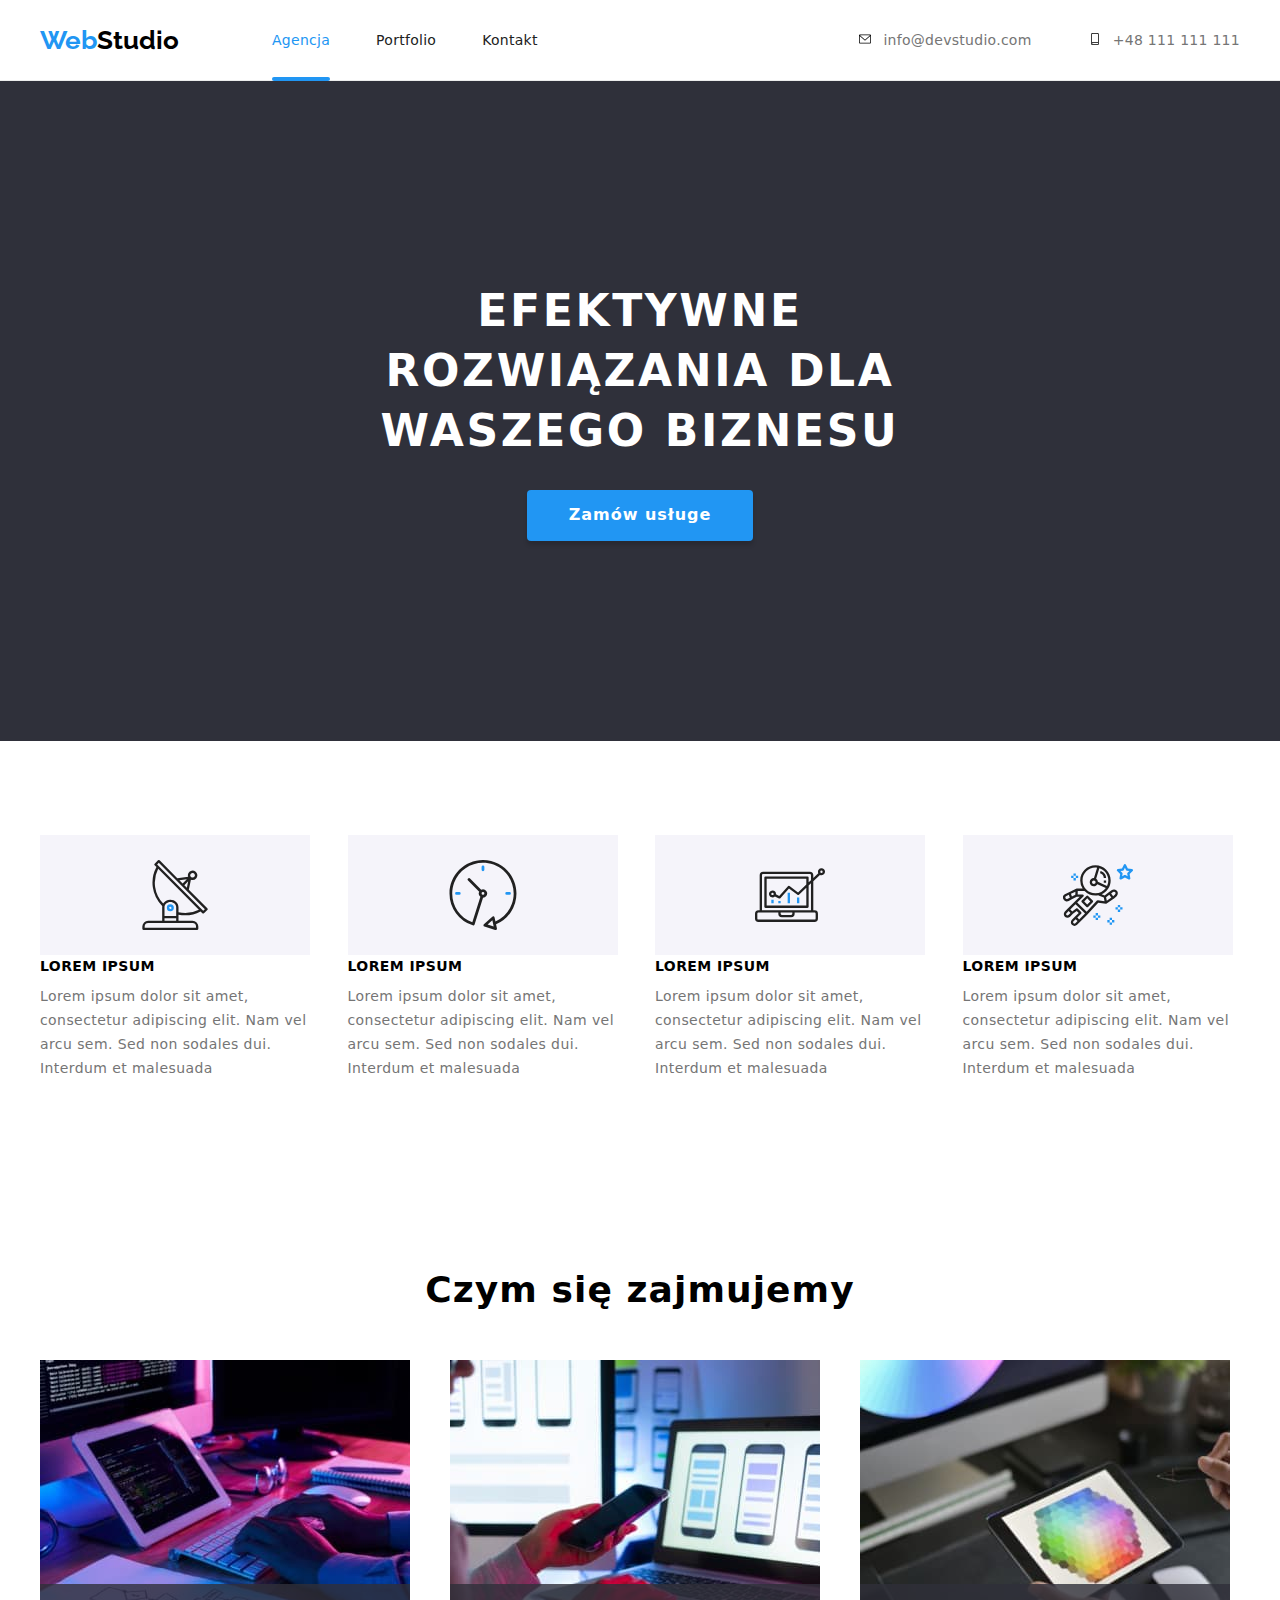
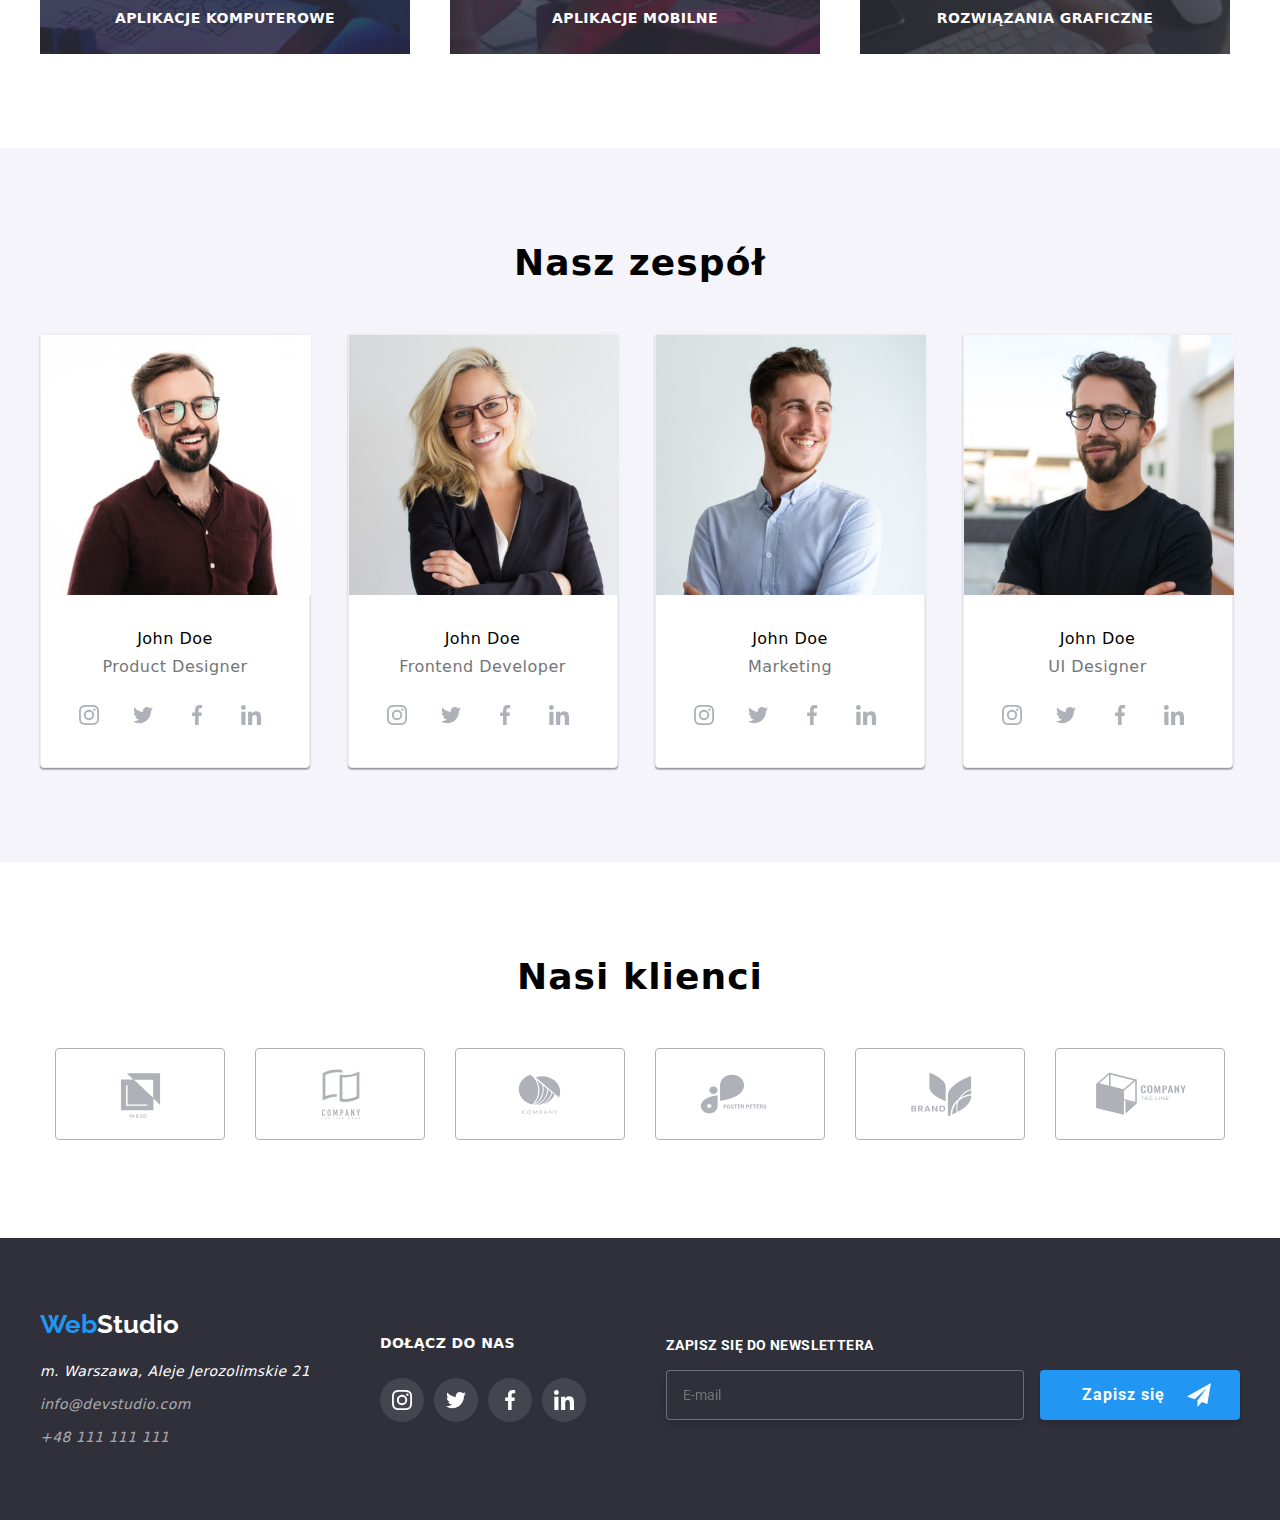
<file: index.html>
<!DOCTYPE html>
<html lang="pl-PL">
  <head>
    <meta charset="UTF-8" />
    <meta http-equiv="X-UA-Compatible" content="IE=edge" />
    <meta name="viewport" content="width=device-width, initial-scale=1.0" />

    <link rel="stylesheet" href="https://cdnjs.cloudflare.com/ajax/libs/modern-normalize/1.0.0/modern-normalize.min.css"/>
    <link rel="preconnect" href="https://fonts.googleapis.com" />
    <link rel="preconnect" href="https://fonts.gstatic.com" crossorigin />
    <link href="https://fonts.googleapis.com/css2?family=Raleway:wght@700&family=Roboto:wght@400;500;700;900&display=swap" rel="stylesheet" />
    <link rel="stylesheet" href="./css/styles.css" />
    <title>Studio</title>
  </head>
  
  <body>
   <div class="wrapper">
    
    <header class="header">
      <section class="container page-header">
      
        <div class="logo-and-menu">

          <div class="logo-section"><a href="./index.html" class="logo">Web<span class="logo-dark">Studio</span></a></div>
      
            <nav>
              <ul class="menu-list">
                <li>
                  <a href="./index.html" class="nav-item links active-page">Agencja</a>
                </li>
                <li>
                  <a href="./portfolio.html" class="nav-item links">Portfolio</a>
                </li>
                <li>
                  <a href="./kontakt.html" class="nav-item links">Kontakt</a>
                </li>
              </ul>
            </nav>
          </div>
  
          <div>
            <a class="links-contact links margin-right50-header margin-left-header icon-spacing icon" href="mailto:info@devstudio.com">
              <svg class="icon-spacing icon" width="16" height="12">
              <use xlink:href="./images/icons.svg#icon-envelope"></use>
              </svg>info@devstudio.com</a>
            <a class="links-contact links icon" href="tel:+48111111111"><svg class="icon-spacing icon" width="16" height="12">
              <use xlink:href="./images/icons.svg#icon-smartphone"></use>
              </svg>+48 111 111 111</a>
          </div>

      </section>
    </header>

    <main>
      
      <section class="main-box"> 
        <div class="main-box-background-image">
          <div class="container main-box-container">
            <h1 class="class-h1">EFEKTYWNE ROZWIĄZANIA DLA WASZEGO BIZNESU</h1>
            <button class="main-box-btn" type="button" data-modal-open>Zamów usługe</button>
          </div>
        </div>
      </section>

      <section class="section">
        <div class="container">
          <ul class="list list-one-line">
            <li>
              <svg width="270" height="120" class="index-not-white-background"><use width="70" height="70" x="100" y="25" xlink:href="./images/icons.svg#icon-antenna"></use></svg>
              <h3 class="class-h3">LOREM IPSUM</h3>
              <p class="text-paragraph">
              Lorem ipsum dolor sit amet, consectetur adipiscing elit. Nam vel
              arcu sem. Sed non sodales dui. Interdum et malesuada
              </p>
            </li>
            <li>
              <svg width="270" height="120" class="index-not-white-background"><use width="70" height="70" x="100" y="25" xlink:href="./images/icons.svg#icon-clock"></use></svg>
              <h3 class="class-h3">LOREM IPSUM</h3>
              <p class="text-paragraph">
              Lorem ipsum dolor sit amet, consectetur adipiscing elit. Nam vel
              arcu sem. Sed non sodales dui. Interdum et malesuada
              </p>
            </li>
            <li>
              <svg width="270" height="120" class="index-not-white-background"><use width="70" height="70" x="100" y="25" xlink:href="./images/icons.svg#icon-diagram"></use></svg>
              <h3 class="class-h3">LOREM IPSUM</h3>
              <p class="text-paragraph">
              Lorem ipsum dolor sit amet, consectetur adipiscing elit. Nam vel
              arcu sem. Sed non sodales dui. Interdum et malesuada
             </p>
            </li>
            <li>
              <svg width="270" height="120" class="index-not-white-background"><use width="70" height="70" x="100" y="25" xlink:href="./images/icons.svg#icon-astronaut"></use></svg>
              <h3 class="class-h3">LOREM IPSUM</h3>
              <p class="text-paragraph">
              Lorem ipsum dolor sit amet, consectetur adipiscing elit. Nam vel
              arcu sem. Sed non sodales dui. Interdum et malesuada
              </p>
            </li>
          </ul>
        </div>
      </section>
      <section class="section">
        <div class="container">
          <h2 class="class-h2">Czym się zajmujemy</h2>
          <ul class="list list-one-line">
            <li class="li-item box-relative">
              <img
              src="./images/whatwedo1.jpg"
              alt="Ktoś pisze na klawiaturze"
              width="370"
              height="294"
              /> <div class="class-h3 title-on-image">Aplikacje komputerowe</div>
            </li>
            <li class="li-item box-relative">
              <img
              src="./images/whatwedo2.jpg"
              alt="Ktoś siedzi przy laptopie i
            odbiera telefon"
              width="370"
              height="294"
              /><div class="class-h3 title-on-image">Aplikacje mobilne</div>
            </li>
            <li class="li-item box-relative">
              <img
              src="./images/whatwedo3.jpg"
              alt="Ktoś wybiera kolor z palety
            kolorów wyświetlonej na telefonie"
              width="370"
              height="294"
              /><div class="class-h3 title-on-image">Rozwiązania graficzne</div>
            </li>
          </ul>
        </div>
      </section>

      <section class="section-not-white">
        <div class="container">
          <h2 class="class-h2">Nasz zespół</h2>
          <ul class="list list-one-line">
            <li class="team-item">
              <figure class="index-figure">
                <img
                src="./images/people1.jpg"
                alt="Uśmiechnięty mężczyzna w bordowej koszuli. Nosi okulary i ma brodę"
                width="270"
                height="260"
                />
                <figcaption>
                  <h4 class="class-h4-index">John Doe</h4>
                  <p>Product Designer</p>
                  <div class="social-links">
                    <svg class="social-links-svg icon-spacing" width="44" height="44"><use width="20" height="20" x="12" y="12" xlink:href="./images/icons.svg#icon-instagram"></use></svg>
                    <svg class="social-links-svg icon-spacing" width="44" height="44"><use width="20" height="20" x="12" y="12" xlink:href="./images/icons.svg#icon-twitter"></use></svg>
                    <svg class="social-links-svg icon-spacing" width="44" height="44"><use width="20" height="20" x="12" y="12" xlink:href="./images/icons.svg#icon-facebook"></use></svg>
                    <svg class="social-links-svg icon-spacing" width="44" height="44"><use width="20" height="20" x="12" y="12" xlink:href="./images/icons.svg#icon-linkedin"></use></svg>
                  </div>
                </figcaption>
              </figure>
            </li>
            <li class="team-item">
              <figure class="index-figure">
                <img
                src="./images/people2.jpg"
                alt="Uśmiechnięta kobieta, odziana w marynarkę"
                width="270"
                height="260"
                />
                <figcaption>
                  <h4 class="class-h4-index">John Doe</h4>
                  <p>Frontend Developer</p>
                  <div class="social-links">
                    <svg class="social-links-svg icon-spacing" width="44" height="44"><use width="20" height="20" x="12" y="12" xlink:href="./images/icons.svg#icon-instagram"></use></svg>
                    <svg class="social-links-svg icon-spacing" width="44" height="44"><use width="20" height="20" x="12" y="12" xlink:href="./images/icons.svg#icon-twitter"></use></svg>
                    <svg class="social-links-svg icon-spacing" width="44" height="44"><use width="20" height="20" x="12" y="12" xlink:href="./images/icons.svg#icon-facebook"></use></svg>
                    <svg class="social-links-svg icon-spacing" width="44" height="44"><use width="20" height="20" x="12" y="12" xlink:href="./images/icons.svg#icon-linkedin"></use></svg>
                  </div>
               </figcaption>
              </figure>
            </li>
            <li class="team-item">
              <figure class="index-figure">
                <img
                src="./images/people3.jpg"
                alt="Uśmiechnięt mężczyzna w jasnej koszuli"
                width="270"
                height="260"
                />
                <figcaption>
                  <h4 class="class-h4-index">John Doe</h4>
                  <p>Marketing</p>
                  <div class="social-links">
                    <svg class="social-links-svg icon-spacing" width="44" height="44"><use width="20" height="20" x="12" y="12" xlink:href="./images/icons.svg#icon-instagram"></use></svg>
                    <svg class="social-links-svg icon-spacing" width="44" height="44"><use width="20" height="20" x="12" y="12" xlink:href="./images/icons.svg#icon-twitter"></use></svg>
                    <svg class="social-links-svg icon-spacing" width="44" height="44"><use width="20" height="20" x="12" y="12" xlink:href="./images/icons.svg#icon-facebook"></use></svg>
                    <svg class="social-links-svg icon-spacing" width="44" height="44"><use width="20" height="20" x="12" y="12" xlink:href="./images/icons.svg#icon-linkedin"></use></svg>
                  </div>
                </figcaption>
              </figure>
            </li>
            <li class="team-item">
              <figure class="index-figure">
                <img
                src="./images/people4.jpg"
                alt="Uśmiechnięty meżczyzna w czarnym t-shercie"
                width="270"
                height="260"
                />
                <figcaption>
                  <h4 class="class-h4-index">John Doe</h4>
                  <p>UI Designer</p>
                  <div class="social-links">
                    <svg class="social-links-svg icon-spacing" width="44" height="44"><use width="20" height="20" x="12" y="12" xlink:href="./images/icons.svg#icon-instagram"></use></svg>
                    <svg class="social-links-svg icon-spacing" width="44" height="44"><use width="20" height="20" x="12" y="12" xlink:href="./images/icons.svg#icon-twitter"></use></svg>
                    <svg class="social-links-svg icon-spacing" width="44" height="44"><use width="20" height="20" x="12" y="12" xlink:href="./images/icons.svg#icon-facebook"></use></svg>
                    <svg class="social-links-svg icon-spacing" width="44" height="44"><use width="20" height="20" x="12" y="12" xlink:href="./images/icons.svg#icon-linkedin"></use></svg>
                  </div>
                </figcaption>
              </figure>
            </li>
          </ul>
        </div>
      </section>

      <section class="section">

        <div class="container">
          <h2 class="class-h2">Nasi klienci</h2>
          <div class="">
            <ul class="list list-one-line-6element">
              <li>
                <a href=""><svg width="170" height="92" class="list-item-one-line-6element icon"><use width="187" height="101.2" x="-8.5" y="-4.6" xlink:href="./images/icons.svg#icon-Logo1"></use></svg></a>
              </li>
              <li>
                <a href=""><svg width="170" height="92" class="list-item-one-line-6element icon"><use width="187" height="101.2" x="-8.5" y="-4.6" xlink:href="./images/icons.svg#icon-Logo2"></use></svg></a>
              </li>
              <li>
                <a href=""><svg width="170" height="92" class="list-item-one-line-6element icon"><use width="187" height="101.2" x="-8.5" y="-4.6" xlink:href="./images/icons.svg#icon-Logo3"></use></svg></a>
              </li>
              <li>
                <a href=""><svg width="170" height="92" class="list-item-one-line-6element icon"><use width="187" height="101.2" x="-8.5" y="-4.6" xlink:href="./images/icons.svg#icon-Logo4"></use></svg></a>
              </li>
              <li>
                <a href=""><svg width="170" height="92" class="list-item-one-line-6element icon"><use width="187" height="101.2" x="-8.5" y="-4.6" xlink:href="./images/icons.svg#icon-Logo5"></use></svg></a>
              </li>
              <li>
                <a href=""><svg width="170" height="92" class="list-item-one-line-6element icon"><use width="187" height="101.2" x="-8.5" y="-4.6" xlink:href="./images/icons.svg#icon-Logo6"></use></svg></a>
              </li>
            </ul>
          </div>
        </div>
      </section>
  
    </main>

    <footer class="footer">
      <section class="container display-flex-center1">
      <div class="">
        <div class="">
          <a href="./index.html" class="logo">Web<span class="logo-white">Studio</span></a>
          <address class="footer-adress">
          <p>m. Warszawa, Aleje Jerozolimskie 21</p>
            <a class="links-contact links footer-links-contact" href="mailto:info@devstudio.com">info@devstudio.com</a>
            <a class="links-contact links footer-links-contact" href="tel:+48111111111">+48 111 111 111</a>
          </address>
        </div>
      </div>
      <div class="fotter-margin70">
        <h3 class="class-h3 logo-white">DOŁĄCZ DO NAS</h3>
        <div class="social-links">
          <svg class="social-fotter-links-svg icon-spacing" width="44" height="44"><use width="20" height="20" x="12" y="12" xlink:href="./images/icons.svg#icon-instagram"></use></svg>
          <svg class="social-fotter-links-svg icon-spacing" width="44" height="44"><use width="20" height="20" x="12" y="12" xlink:href="./images/icons.svg#icon-twitter"></use></svg>
          <svg class="social-fotter-links-svg icon-spacing" width="44" height="44"><use width="20" height="20" x="12" y="12" xlink:href="./images/icons.svg#icon-facebook"></use></svg>
          <svg class="social-fotter-links-svg icon-spacing" width="44" height="44"><use width="20" height="20" x="12" y="12" xlink:href="./images/icons.svg#icon-linkedin"></use></svg>
        </div>
      </div>
      <div>
        <form class="display-flex-center">
          <label for="" class="class-h3-nomargin logo-white">Zapisz się do newslettera
          
            <input type="email" name="email" class="label-fotter" placeholder="E-mail"/>
          </label>  
          <button class="submit-btn-fotter" type="submit">Zapisz się<svg width="24" height="24" class="icon-fotter"><use href="./images/icons.svg#icon-send"></use></svg></button>
        </form>
      </div>
      </section>
    </footer>
  </div>
<div class="backdrop is-hidden" data-modal>
  <div class="modal">
    <button type="button" class="close-btn" data-modal-close>x</button>
    
    <form class="modal-form">
      <h2 class="form-title">Zostaw swoje dane w formularzu poniżej</h2>
      <div class="modal-sectors">
        <label class="label-modal" for="name">
          Imie
          <input type="text" name="name" id="name" class="input-modal" minlenght="3"  required/>
          <svg width="18" height="18" class="icons-modal icon-input-modal"><use href="./images/icons.svg#icon-person"></use></svg>
        </label>
      </div>
     <div class="modal-sectors">
      <label class="label-modal" for="phone">
          Telefon
          <input type="tel" name="phone_number" id="phone" class="input-modal" minlenght="9" maxlength="12" required/>
          <svg width="18" height="18" class="icons-modal"><use href="./images/icons.svg#icon-phone"></use></svg>
        </label>
     </div>
   <div class="modal-sectors">
    <label class="label-modal" for="email">
          Email
          <input type="email" name="email" id="email" class="input-modal" required/>
          <svg width="18" height="18" class="icons-modal"><use href="./images/icons.svg#icon-email"></use></svg>
        </label>
   </div>
        
      <div class="modal-sectors">
            <label  class="label-modal" for="feedback">
              Komentarz
              <textarea id="feedback"  class="input-modal text-area"
                name="feedback"
                placeholder="Wprowadź tekst"
                maxlength="100"
                minlength="5"
              ></textarea>
            </label>
      </div>

        <div class="modal-sectors">
          <input class="checkbox" id="checkbox" type="checkbox" name="agree" value="accepted" required/>
          
            <label class="checkbox-label" for="checkbox"> Oświadczam iż akceptuję <a href="#" class="blue-text checkbox-link">Regulamin</a> i <a href="#" class="blue-text checkbox-link">Politykę Prywatności</a>. </label>
            <svg width="16" height="15" class="icons-modal-agree"><use href="./images/icons.svg#icon-check"></use></svg>
        </div> 
      
      <button class="submit-btn" type="submit">Wyślij</button>

    </form>


  </div>
</div>

  <script src="./js/modal.js"></script>
  </body>
</html>
</file>
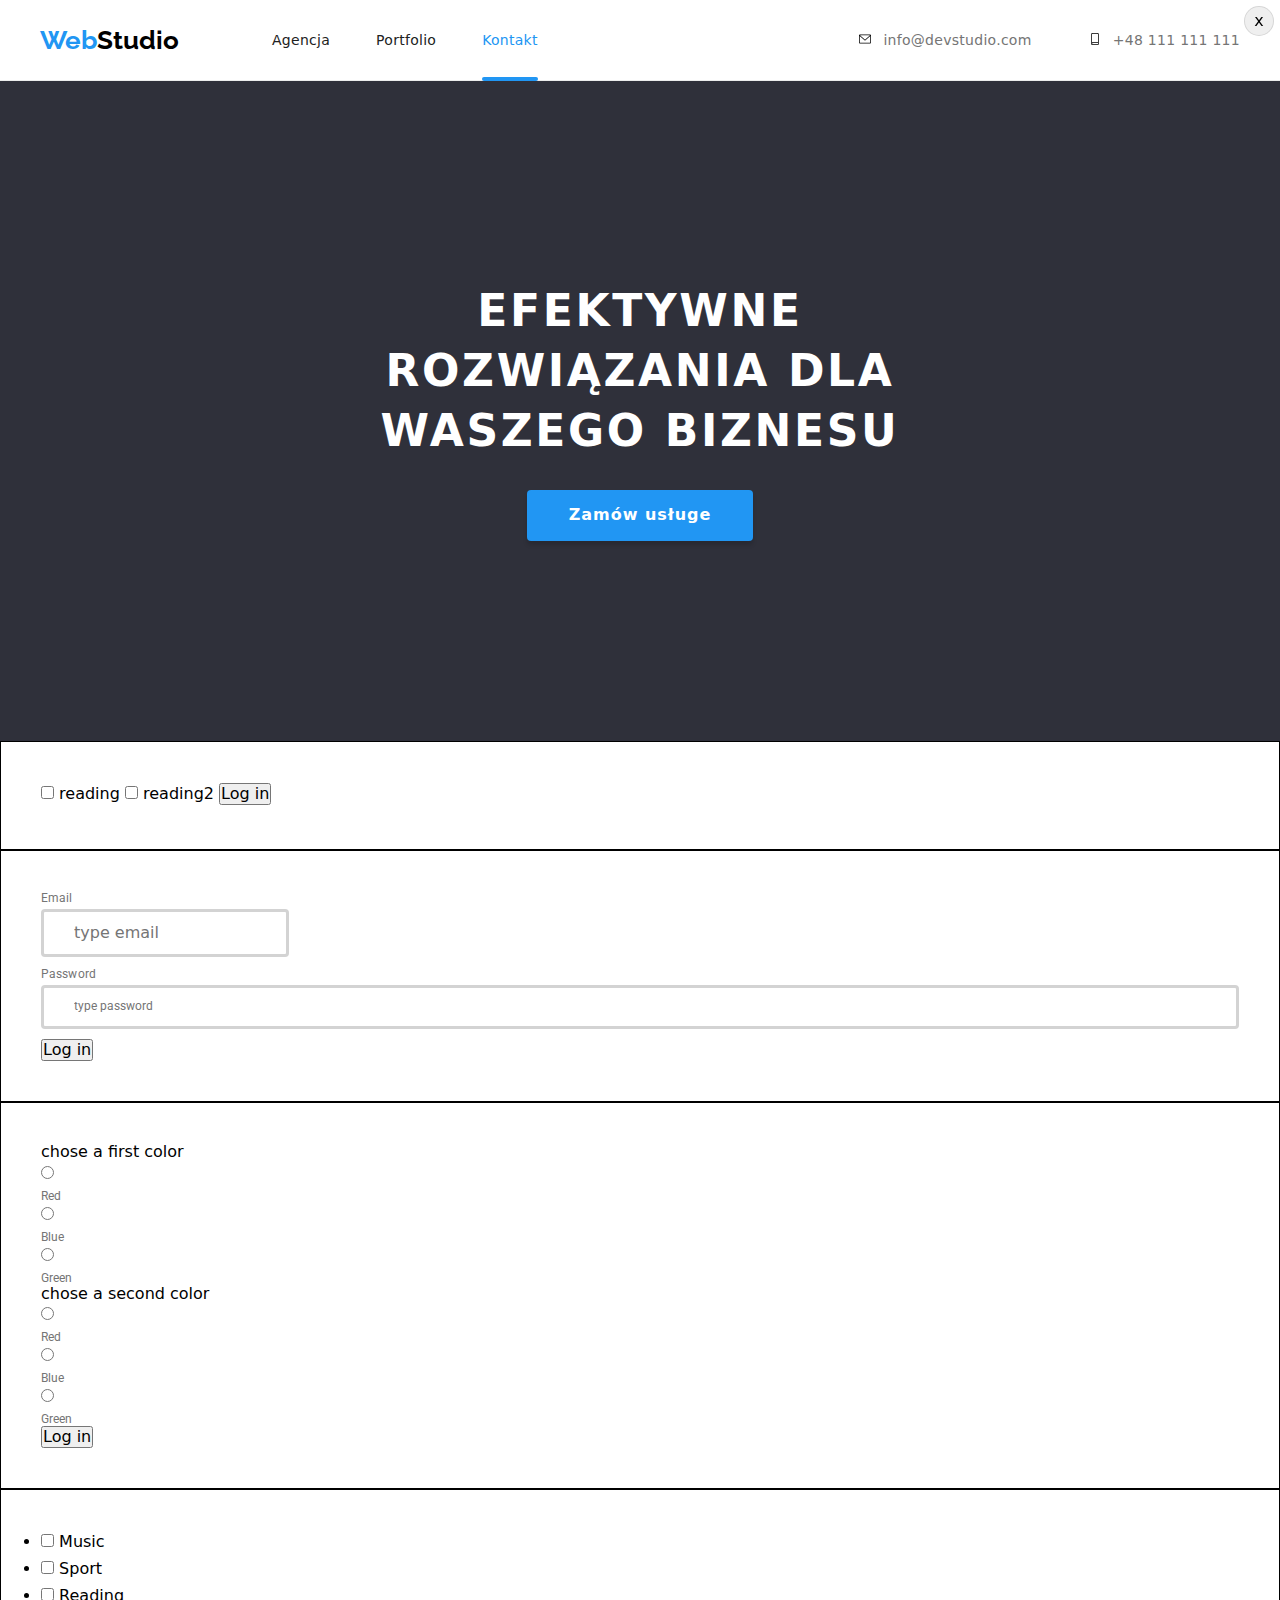
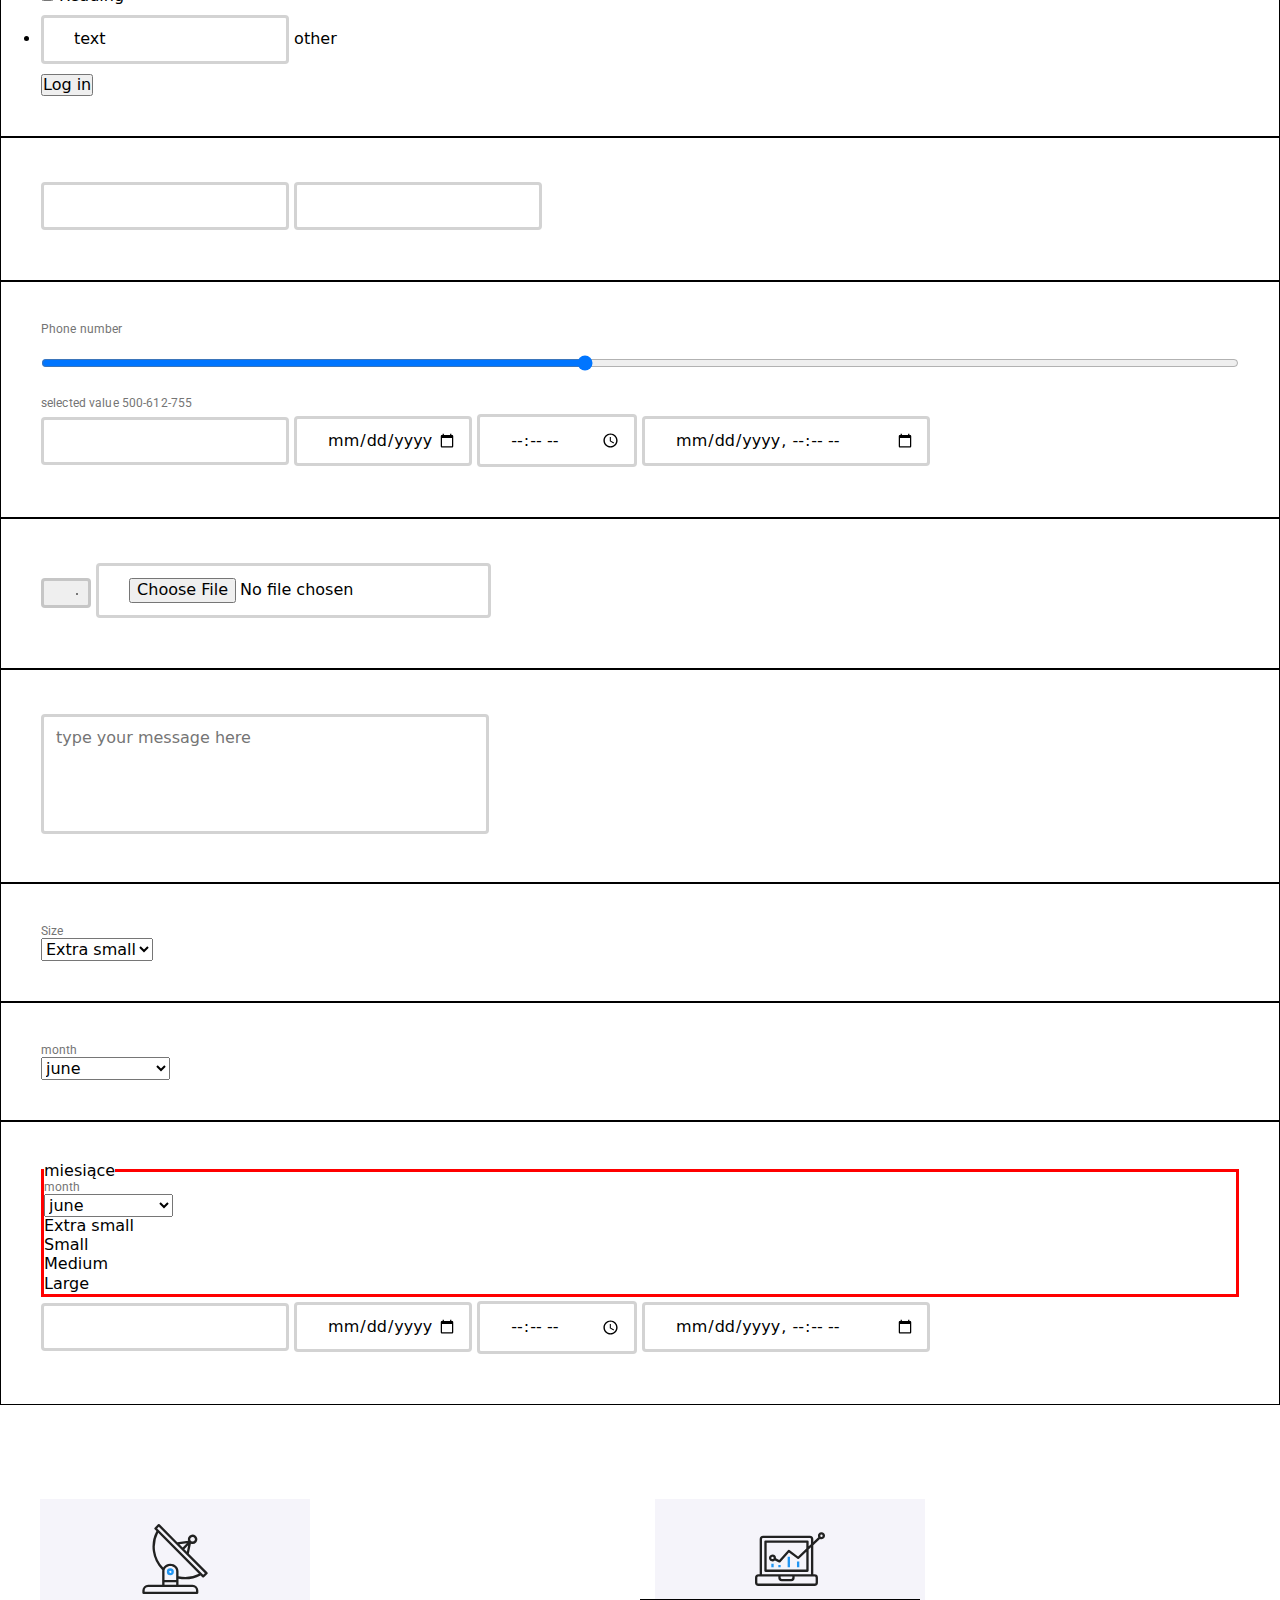
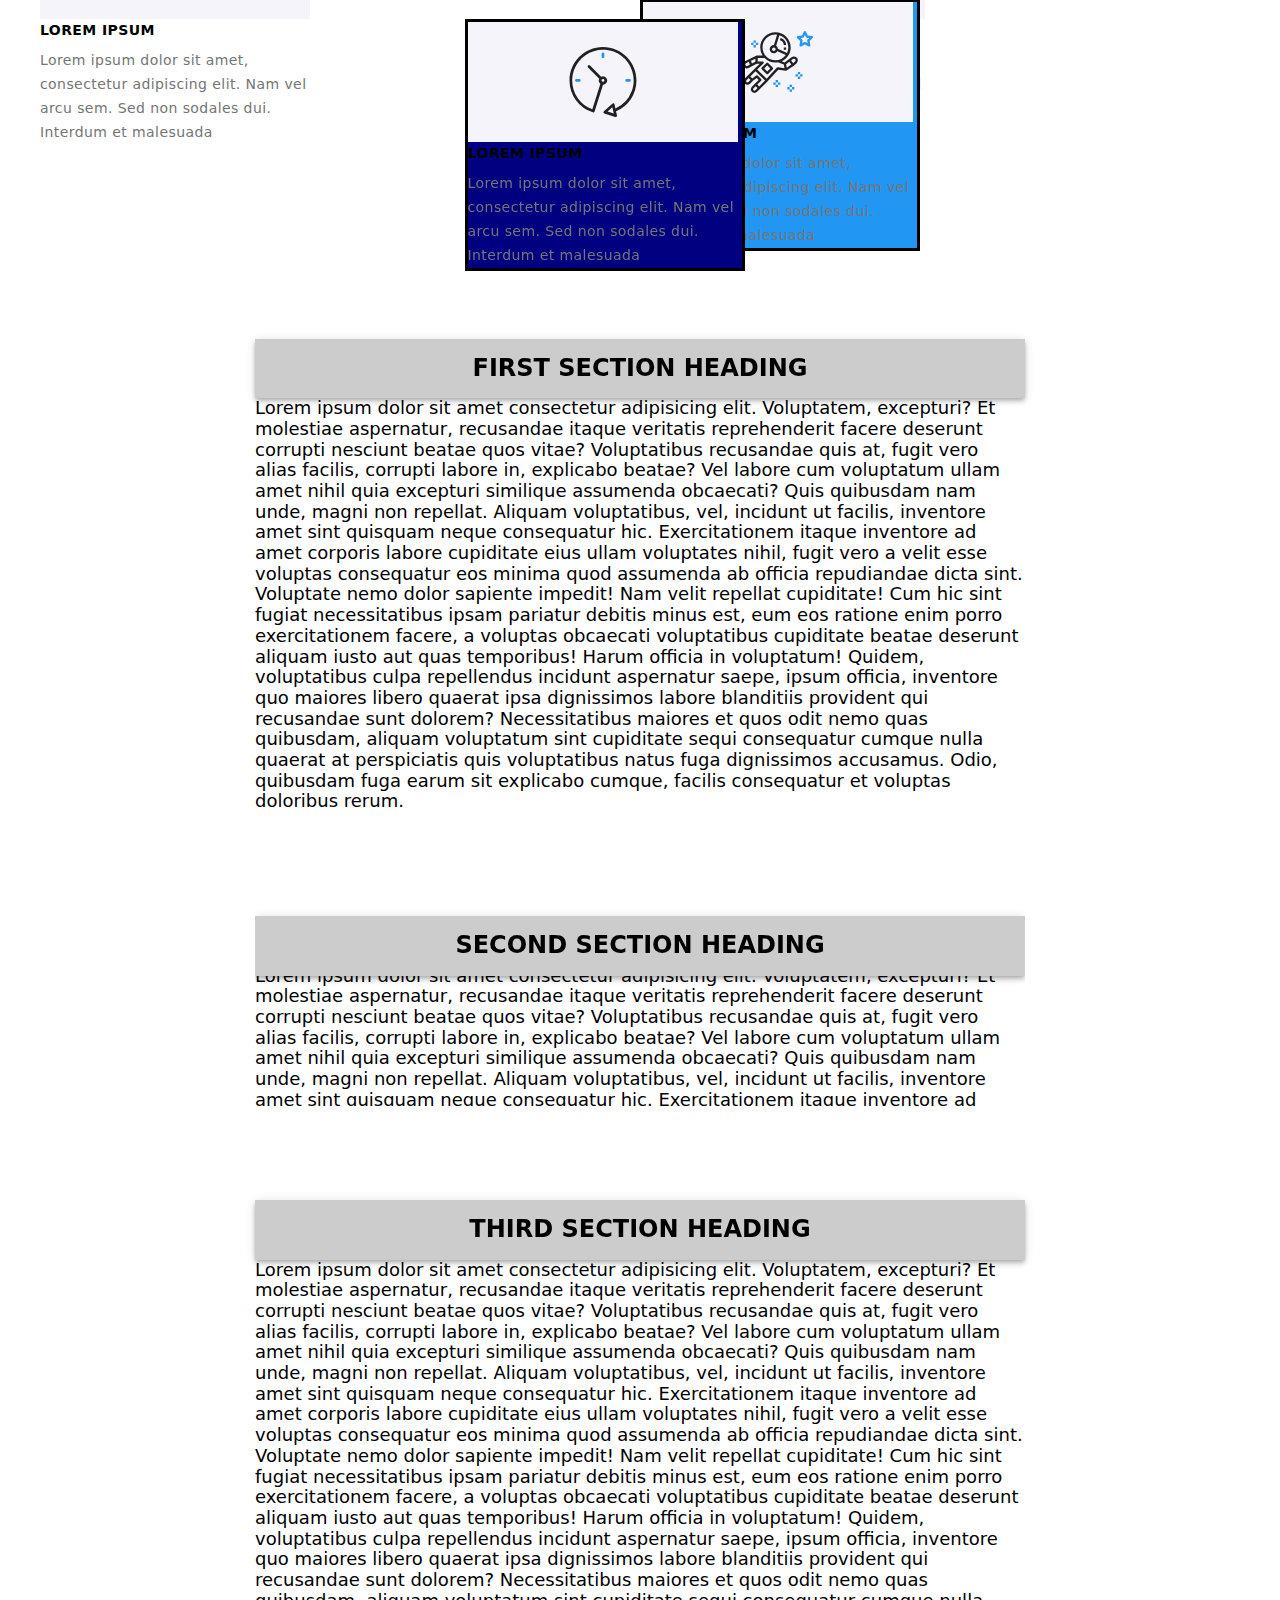
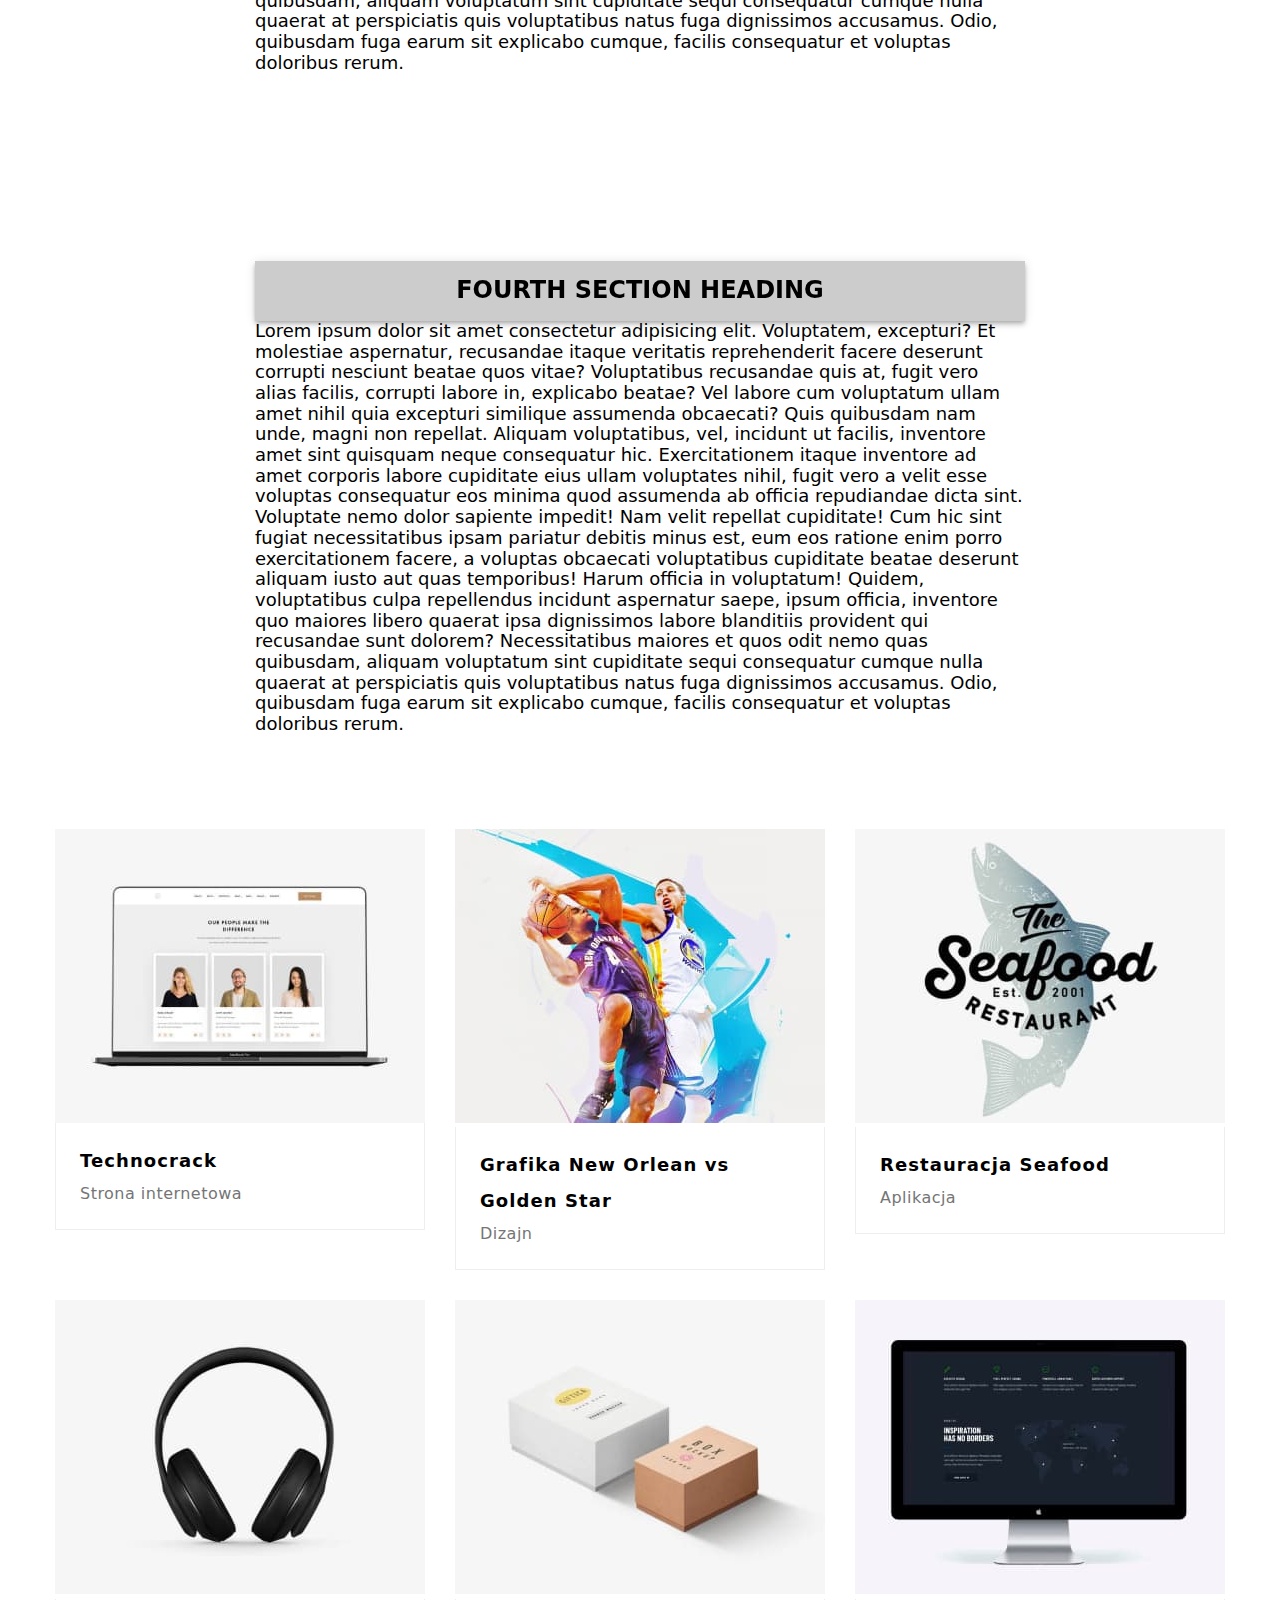
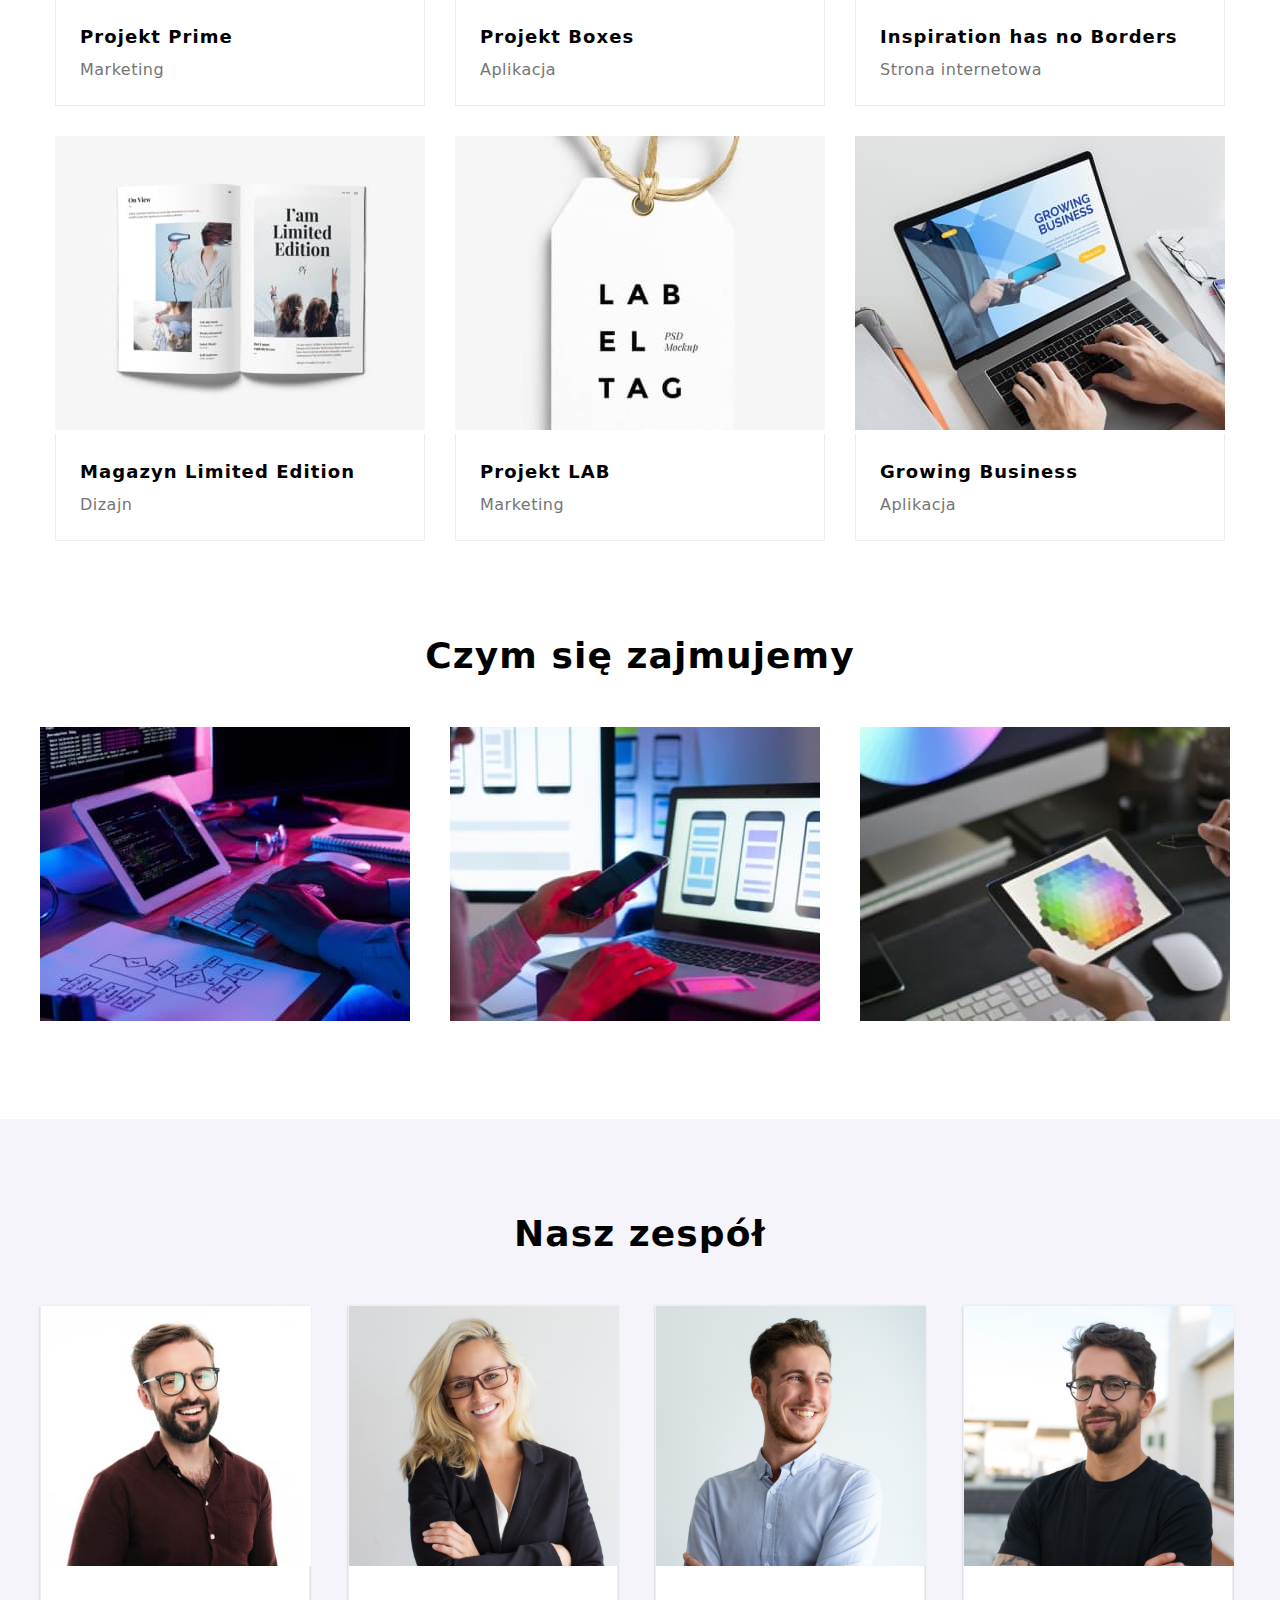
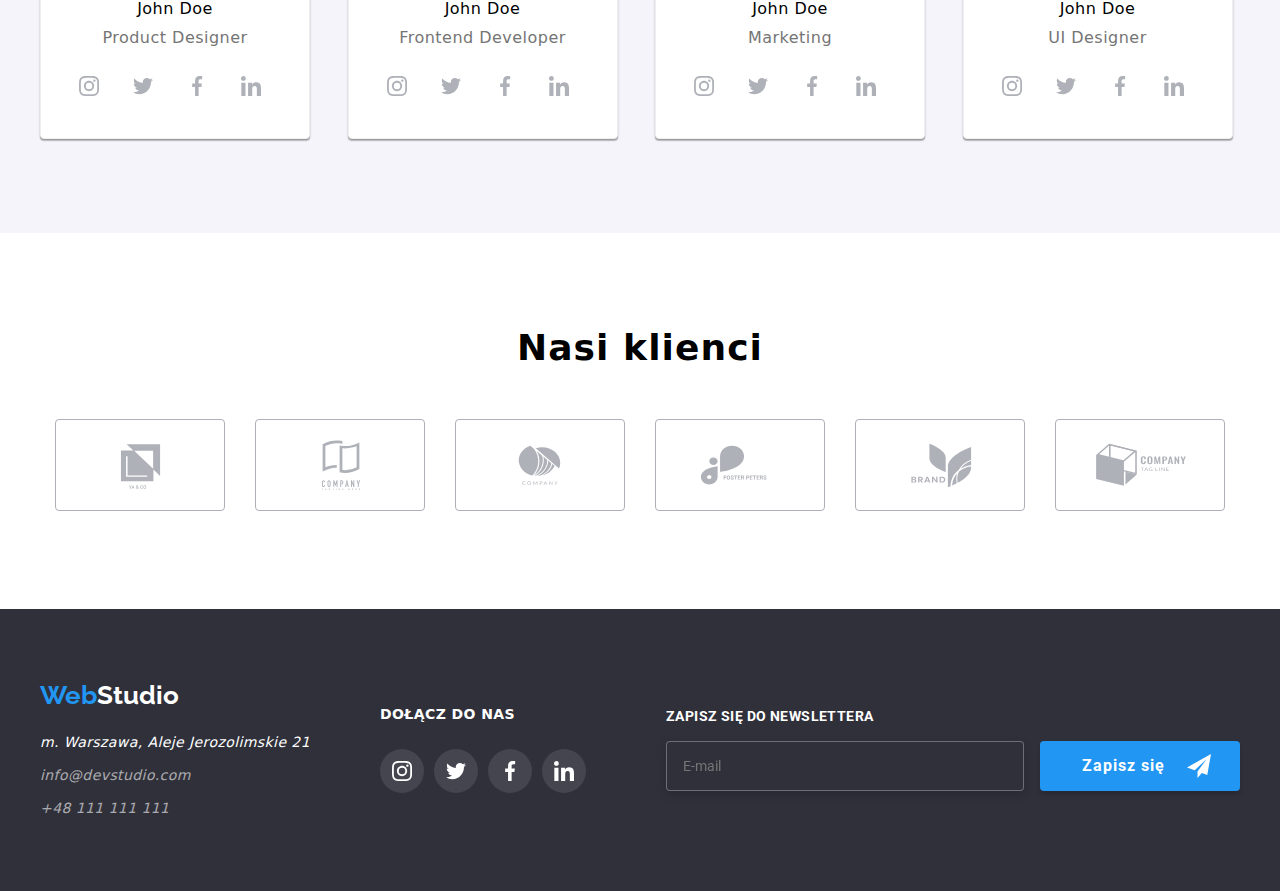
<file: kontakt.html>
<!DOCTYPE html>
<html lang="pl-PL">
  <head>
    <meta charset="UTF-8" />
    <meta http-equiv="X-UA-Compatible" content="IE=edge" />
    <meta name="viewport" content="width=device-width, initial-scale=1.0" />

    <link rel="stylesheet" href="https://cdnjs.cloudflare.com/ajax/libs/modern-normalize/1.0.0/modern-normalize.min.css"/>
    <link rel="preconnect" href="https://fonts.googleapis.com" />
    <link rel="preconnect" href="https://fonts.gstatic.com" crossorigin />
    <link href="https://fonts.googleapis.com/css2?family=Raleway:wght@700&family=Roboto:wght@400;500;700;900&display=swap" rel="stylesheet" />
    <link rel="stylesheet" href="./css/styles.css" />
    <title>Kontakt</title>
  </head>
  
  <body>
   <div class="wrapper">
    
    <header class="header">
      <section class="container page-header">
      
        <div class="logo-and-menu">

          <div class="logo-section"><a href="./index.html" class="logo">Web<span class="logo-dark">Studio</span></a></div>
      
            <nav>
              <ul class="menu-list">
                <li>
                  <a href="./index.html" class="nav-item links">Agencja</a>
                </li>
                <li>
                  <a href="./portfolio.html" class="nav-item links">Portfolio</a>
                </li>
                <li>
                  <a href="./kontakt.html" class="nav-item links active-page">Kontakt</a>
                </li>
              </ul>
            </nav>
          </div>
  
          <div>
            <a class="links-contact links margin-right50-header margin-left-header icon-spacing icon" href="mailto:info@devstudio.com">
              <svg class="icon-spacing icon" width="16" height="12">
              <use xlink:href="./images/icons.svg#icon-envelope"></use>
              </svg>info@devstudio.com</a>
            <a class="links-contact links icon" href="tel:+48111111111"><svg class="icon-spacing icon" width="16" height="12">
              <use xlink:href="./images/icons.svg#icon-smartphone"></use>
              </svg>+48 111 111 111</a>
          </div>

      </section>
    </header>

    <main>

        <button class="chat-button"></button>
      
      <section class="main-box"> 
        <div class="main-box-background-image">
          <div class="container main-box-container">
            <h1 class="class-h1">EFEKTYWNE ROZWIĄZANIA DLA WASZEGO BIZNESU</h1>
            <button class="main-box-btn" type="button">Zamów usługe</button>
          </div>
        </div>
      </section>


    <section>
      <div position="relative" >
        
        <button type="button" class="close-btn" data-modal-close>x</button>
        <form>
        <input type="checkbox" name="hobby" value=" reading" />
        reading
        <input type="checkbox" name="hobby" value=" reading" />
        reading2
        <button type="submit">Log in</button>
      </form>


        <form method="GET" name="singupForm" autocomplete="on">
  <!-- for + id wtedy label nie musi oplatać -->
          <label for="email-input">Email</label>
          <input id="email-input" type="email" name="email" placeholder="type email">
        
        <label>
          Password
          <input type="password" name="password" placeholder="type password">
        </label>
  
          <button type="submit">Log in</button>
        
        </form>
        <form>
          <p> chose a first color</p>

          <input id="red-input-id" type="radio" name="color" value="red">
          <label for="red-input-id">Red</label>
          <input id="blue-input-id" type="radio" name="color" value="blue">
          <label for="blue-input-id">Blue</label>
          <input id="green-input-id" type="radio" name="color" value="green">
          <label for="green-input-id">Green</label>

          <p> chose a second color</p>

          <input id="red-2-input-id" type="radio" name="color-2" value="red">
          <label for="red-2-input-id">Red</label>
          <input id="blue-2-input-id" type="radio" name="color-2" value="blue">
          <label for="blue-2-input-id">Blue</label>
          <input id="green-2-input-id" type="radio" name="color-2" value="green">
          <label for="green-2-input-id">Green</label>

          <button type="submit">Log in</button>
        </form>

        <form>
          <ul>
            <li>
              <input type="checkbox" name="hobby" value="music" />
              Music
            </li>
            <li>
              <input type="checkbox" name="hobby" value="sport" />
              Sport
            </li>
            <li>
              <input type="checkbox" name="hobby" value="reading" />
              Reading
            </li>
            <li>
              <input type="text" name="hobby" value="text" />
              other
            </li>
          </ul>
          
          <button type="submit">Log in</button>

        </form>
        <form >
          <input type="number">
          <input type="number" step="0.5">
        </form>
        <form >
          <label>Phone number
            <input type="range" name="phone_number" min="111111111" max="999999999" value="505398345">
          <p> selected value <span class="phone_number">500-612-755</span></p>
          </label>
          <input type="tel" />
          <input type="date" min="2022-01-01" max="2023-01-01"/>
          <input type="time" />
          <input type="datetime-local" />
        </form>
        <form >
          <input type="color">
          <input type="file">
        </form>

        <form>
<textarea rows="10" maxlength="25" name="feedback" placeholder="type your message here"></textarea>

        </form>

        <form>
<label for="size">Size</label>
<select name="size" id="size">
<option value="xs">Extra small</option>
<option value="s">Small</option>
<option value="m">Medium</option>
<option value="l">Large</option>
</select>
        </form>

        <form>
          <label for="month">month</label>
          <select name="month" id="month">
          <optgroup label="Summer">
            <option value="6">june</option>
            <option value="7">july</option>
            <option value="8">august</option>
          </optgroup>
          <optgroup label="Autumn">
            <option value="9">september</option>
            <option value="10">october</option>
            <option value="11">novenber</option>
          </optgroup>

          </select>
          
        </form>
        <form>

          <fieldset>
            <legend>miesiące</legend>
            <label for="month">month</label>
              <select name="month" id="month">
              <optgroup label="Summer">
              <option value="6">june</option>
                      <option value="7">july</option>
                      <option value="8">august</option>
                    </optgroup>
                    <optgroup label="Autumn">
                      <option value="9">september</option>
                      <option value="10">october</option>
                      <option value="11">novenber</option>
                    </optgroup>
          </fieldset>

          <fieldset>
            <legend>Wielkości</legend>
            <label for="size">Size</label>
            <select name="size" id="size">
            <option value="xs">Extra small</option>
            <option value="s">Small</option>
            <option value="m">Medium</option>
            <option value="l">Large</option>
          </fieldset>
        </label>
        <input type="tel" />
        <input type="date" min="2022-01-01" max="2023-01-01"/>
        <input type="time" />
        <input type="datetime-local" />
        </form>
      </div>

    </section>





      <section class="section">
        <div class="container">
          <ul class="list list-one-line">
            <li class="hidden-element1">
              <svg width="270" height="120" class="index-not-white-background"><use width="70" height="70" x="100" y="25" xlink:href="./images/icons.svg#icon-antenna"></use></svg>
              <h3 class="class-h3">LOREM IPSUM</h3>
              <p class="text-paragraph">
              Lorem ipsum dolor sit amet, consectetur adipiscing elit. Nam vel
              arcu sem. Sed non sodales dui. Interdum et malesuada
              </p>
            </li>
            <li class="test-relative">
              <svg width="270" height="120" class="index-not-white-background"><use width="70" height="70" x="100" y="25" xlink:href="./images/icons.svg#icon-clock"></use></svg>
              <h3 class="class-h3">LOREM IPSUM</h3>
              <p class="text-paragraph">
              Lorem ipsum dolor sit amet, consectetur adipiscing elit. Nam vel
              arcu sem. Sed non sodales dui. Interdum et malesuada
              </p>
            </li>
            <li class="">
              <svg width="270" height="120" class="index-not-white-background"><use width="70" height="70" x="100" y="25" xlink:href="./images/icons.svg#icon-diagram"></use></svg>
              <h3 class="class-h3">LOREM IPSUM</h3>
              <p class="text-paragraph">
              Lorem ipsum dolor sit amet, consectetur adipiscing elit. Nam vel
              arcu sem. Sed non sodales dui. Interdum et malesuada
             </p>
            </li>
            <li class="test-relative2">
              <svg width="270" height="120" class="index-not-white-background"><use width="70" height="70" x="100" y="25" xlink:href="./images/icons.svg#icon-astronaut"></use></svg>
              <h3 class="class-h3">LOREM IPSUM</h3>
              <p class="text-paragraph">
              Lorem ipsum dolor sit amet, consectetur adipiscing elit. Nam vel
              arcu sem. Sed non sodales dui. Interdum et malesuada
              </p>
            </li>
          </ul>
        </div>
      </section>
      <section class="cointainer-slim">
      <section class="section">
        <h2 class="section-title">First section heading</h2>
        <p class="section-text">Lorem ipsum dolor sit amet consectetur adipisicing elit. Voluptatem, excepturi? Et molestiae aspernatur, recusandae itaque veritatis reprehenderit facere deserunt corrupti nesciunt beatae quos vitae? Voluptatibus recusandae quis at, fugit vero alias facilis, corrupti labore in, explicabo beatae? Vel labore cum voluptatum ullam amet nihil quia excepturi similique assumenda obcaecati? Quis quibusdam nam unde, magni non repellat. Aliquam voluptatibus, vel, incidunt ut facilis, inventore amet sint quisquam neque consequatur hic. Exercitationem itaque inventore ad amet corporis labore cupiditate eius ullam voluptates nihil, fugit vero a velit esse voluptas consequatur eos minima quod assumenda ab officia repudiandae dicta sint. Voluptate nemo dolor sapiente impedit! Nam velit repellat cupiditate! Cum hic sint fugiat necessitatibus ipsam pariatur debitis minus est, eum eos ratione enim porro exercitationem facere, a voluptas obcaecati voluptatibus cupiditate beatae deserunt aliquam iusto aut quas temporibus! Harum officia in voluptatum! Quidem, voluptatibus culpa repellendus incidunt aspernatur saepe, ipsum officia, inventore quo maiores libero quaerat ipsa dignissimos labore blanditiis provident qui recusandae sunt dolorem? Necessitatibus maiores et quos odit nemo quas quibusdam, aliquam voluptatum sint cupiditate sequi consequatur cumque nulla quaerat at perspiciatis quis voluptatibus natus fuga dignissimos accusamus. Odio, quibusdam fuga earum sit explicabo cumque, facilis consequatur et voluptas doloribus rerum.</p>
      </section>
      
      <section class="section-text-scroll">
        <h2 class="section-title">Second section heading</h2>
        <p class="section-text">Lorem ipsum dolor sit amet consectetur adipisicing elit. Voluptatem, excepturi? Et molestiae aspernatur, recusandae itaque veritatis reprehenderit facere deserunt corrupti nesciunt beatae quos vitae? Voluptatibus recusandae quis at, fugit vero alias facilis, corrupti labore in, explicabo beatae? Vel labore cum voluptatum ullam amet nihil quia excepturi similique assumenda obcaecati? Quis quibusdam nam unde, magni non repellat. Aliquam voluptatibus, vel, incidunt ut facilis, inventore amet sint quisquam neque consequatur hic. Exercitationem itaque inventore ad amet corporis labore cupiditate eius ullam voluptates nihil, fugit vero a velit esse voluptas consequatur eos minima quod assumenda ab officia repudiandae dicta sint. Voluptate nemo dolor sapiente impedit! Nam velit repellat cupiditate! Cum hic sint fugiat necessitatibus ipsam pariatur debitis minus est, eum eos ratione enim porro exercitationem facere, a voluptas obcaecati voluptatibus cupiditate beatae deserunt aliquam iusto aut quas temporibus! Harum officia in voluptatum! Quidem, voluptatibus culpa repellendus incidunt aspernatur saepe, ipsum officia, inventore quo maiores libero quaerat ipsa dignissimos labore blanditiis provident qui recusandae sunt dolorem? Necessitatibus maiores et quos odit nemo quas quibusdam, aliquam voluptatum sint cupiditate sequi consequatur cumque nulla quaerat at perspiciatis quis voluptatibus natus fuga dignissimos accusamus. Odio, quibusdam fuga earum sit explicabo cumque, facilis consequatur et voluptas doloribus rerum.</p>
      </section>
      
      <section class="section">
        <h2 class="section-title">Third section heading</h2>
        <p class="section-text">Lorem ipsum dolor sit amet consectetur adipisicing elit. Voluptatem, excepturi? Et molestiae aspernatur, recusandae itaque veritatis reprehenderit facere deserunt corrupti nesciunt beatae quos vitae? Voluptatibus recusandae quis at, fugit vero alias facilis, corrupti labore in, explicabo beatae? Vel labore cum voluptatum ullam amet nihil quia excepturi similique assumenda obcaecati? Quis quibusdam nam unde, magni non repellat. Aliquam voluptatibus, vel, incidunt ut facilis, inventore amet sint quisquam neque consequatur hic. Exercitationem itaque inventore ad amet corporis labore cupiditate eius ullam voluptates nihil, fugit vero a velit esse voluptas consequatur eos minima quod assumenda ab officia repudiandae dicta sint. Voluptate nemo dolor sapiente impedit! Nam velit repellat cupiditate! Cum hic sint fugiat necessitatibus ipsam pariatur debitis minus est, eum eos ratione enim porro exercitationem facere, a voluptas obcaecati voluptatibus cupiditate beatae deserunt aliquam iusto aut quas temporibus! Harum officia in voluptatum! Quidem, voluptatibus culpa repellendus incidunt aspernatur saepe, ipsum officia, inventore quo maiores libero quaerat ipsa dignissimos labore blanditiis provident qui recusandae sunt dolorem? Necessitatibus maiores et quos odit nemo quas quibusdam, aliquam voluptatum sint cupiditate sequi consequatur cumque nulla quaerat at perspiciatis quis voluptatibus natus fuga dignissimos accusamus. Odio, quibusdam fuga earum sit explicabo cumque, facilis consequatur et voluptas doloribus rerum.</p>
      </section>
      
      <section class="section">
        <h2 class="section-title">Fourth section heading</h2>
        <p class="section-text">Lorem ipsum dolor sit amet consectetur adipisicing elit. Voluptatem, excepturi? Et molestiae aspernatur, recusandae itaque veritatis reprehenderit facere deserunt corrupti nesciunt beatae quos vitae? Voluptatibus recusandae quis at, fugit vero alias facilis, corrupti labore in, explicabo beatae? Vel labore cum voluptatum ullam amet nihil quia excepturi similique assumenda obcaecati? Quis quibusdam nam unde, magni non repellat. Aliquam voluptatibus, vel, incidunt ut facilis, inventore amet sint quisquam neque consequatur hic. Exercitationem itaque inventore ad amet corporis labore cupiditate eius ullam voluptates nihil, fugit vero a velit esse voluptas consequatur eos minima quod assumenda ab officia repudiandae dicta sint. Voluptate nemo dolor sapiente impedit! Nam velit repellat cupiditate! Cum hic sint fugiat necessitatibus ipsam pariatur debitis minus est, eum eos ratione enim porro exercitationem facere, a voluptas obcaecati voluptatibus cupiditate beatae deserunt aliquam iusto aut quas temporibus! Harum officia in voluptatum! Quidem, voluptatibus culpa repellendus incidunt aspernatur saepe, ipsum officia, inventore quo maiores libero quaerat ipsa dignissimos labore blanditiis provident qui recusandae sunt dolorem? Necessitatibus maiores et quos odit nemo quas quibusdam, aliquam voluptatum sint cupiditate sequi consequatur cumque nulla quaerat at perspiciatis quis voluptatibus natus fuga dignissimos accusamus. Odio, quibusdam fuga earum sit explicabo cumque, facilis consequatur et voluptas doloribus rerum.</p>
      </section>
    </section>
    <section class="container portfolio-card">
        <ul class="card-set">
          <li class="li-item li-item-shadow">
            <figure class="portfolio-figure">
              <div class="box-with-overlay">
                <img src="./images/portfolio1.jpg" alt="Profile osób, otwarte na laptopie" width="370" height="294" />
              <div class="overlay overlay-text"> Technocrack jest popularną platformą wykorzystywaną do rozpowszechniania koronawirusa. Firmy wykorzystują tę platformę do celów szpiegowskich i ataków na niezabezpieczone serwery konkurencji</div>
              </div>
              <figcaption class="figcaption-border">
                <h4 class="class-h4">Technocrack</h4>
                <p>Strona internetowa</p>
              </figcaption>
            </figure>
          </li>
          <li class="li-item li-item-shadow">
            <figure class="portfolio-figure">
              <img src="./images/portfolio2.jpg" alt="Grafika przedstawiająca dwuch koszykarzy" width="370" height="294" />
              <figcaption class="figcaption-border">
                <h4 class="class-h4">Grafika New Orlean vs Golden Star</h4>
                <p>Dizajn</p>
              </figcaption>
            </figure>
          </li>
          <li class="li-item li-item-shadow">
            <figure class="portfolio-figure">
              <img
                src="./images/portfolio3.jpg" alt="logo restauracji, napis seafood na tle ryby" width="370" height="294" />
              <figcaption class="figcaption-border">
                <h4 class="class-h4">Restauracja Seafood</h4>
                <p>Aplikacja</p>
              </figcaption>
            </figure>
          </li>
          <li class="li-item li-item-shadow">
            <figure class="portfolio-figure">
              <img src="./images/portfolio4.jpg" alt="słuchawki nauszne bezprzewodowe" width="370" height="294" />
              <figcaption class="figcaption-border">
                <h4 class="class-h4">Projekt Prime</h4>
                <p>Marketing</p>
              </figcaption>
            </figure>
          </li>
          <li class="li-item li-item-shadow">
            <figure class="portfolio-figure">
              <img src="./images/portfolio5.jpg" alt="dwa pudełka białe i beżowe" width="370" height="294" />
              <figcaption class="figcaption-border">
                <h4 class="class-h4">Projekt Boxes</h4>
                <p>Aplikacja</p>
              </figcaption>
            </figure>
          </li>
          <li class="li-item li-item-shadow">
            <figure class="portfolio-figure">
              <img src="./images/portfolio6.jpg" alt="monitor wyświetlający mapę świata na ciemnym tle" width="370" height="294" />
              <figcaption class="figcaption-border">
                <h4 class="class-h4">Inspiration has no Borders</h4>
                <p>Strona internetowa</p>
              </figcaption>
            </figure>
          </li>
          <li class="li-item li-item-shadow">
            <figure class="portfolio-figure">
              <img src="./images/portfolio7.jpg" alt="otwarty magazyn limited edition" width="370" height="294" />
              <figcaption class="figcaption-border">
                <h4 class="class-h4">Magazyn Limited Edition</h4>
                <p>Dizajn</p>
              </figcaption>
            </figure>
          </li>
          <li class="li-item li-item-shadow">
            <figure class="portfolio-figure">
              <img src="./images/portfolio8.jpg" alt="etykieta labeltag" width="370" height="294" />
              <figcaption class="figcaption-border">
                <h4 class="class-h4">Projekt LAB</h4>
                <p>Marketing</p>
              </figcaption>
            </figure>
          </li>
          <li class="li-item li-item-shadow">
            <figure class="portfolio-figure">
              <img
                src="./images/portfolio9.jpg" alt="ręce pracujące nad otwartym laptopem z wyświetlona stroną growing business" width="370" height="294" />
              <figcaption class="figcaption-border">
                <h4 class="class-h4">Growing Business</h4>
                <p>Aplikacja</p>
              </figcaption>
            </figure>
          </li>
        </ul>
      </section>

      <section class="section">
        <div class="container">
          <h2 class="class-h2">Czym się zajmujemy</h2>
          <ul class="list list-one-line">
            <li class="li-item">
              <img
              src="./images/whatwedo1.jpg"
              alt="Ktoś pisze na klawiaturze"
              width="370"
              height="294"
              />
            </li>
            <li class="li-item">
              <img
              src="./images/whatwedo2.jpg"
              alt="Ktoś siedzi przy laptopie i
            odbiera telefon"
              width="370"
              height="294"
              />
            </li>
            <li class="li-item">
              <img
              src="./images/whatwedo3.jpg"
              alt="Ktoś wybiera kolor z palety
            kolorów wyświetlonej na telefonie"
              width="370"
              height="294"
              />
            </li>
          </ul>
        </div>
      </section>

      <section class="section-not-white">
        <div class="container">
          <h2 class="class-h2">Nasz zespół</h2>
          <ul class="list list-one-line">
            <li class="team-item">
              <figure class="index-figure">
                <img
                src="./images/people1.jpg"
                alt="Uśmiechnięty mężczyzna w bordowej koszuli. Nosi okulary i ma brodę"
                width="270"
                height="260"
                />
                <figcaption>
                  <h4 class="class-h4-index">John Doe</h4>
                  <p>Product Designer</p>
                  <div class="social-links">
                    <svg class="social-links-svg icon-spacing" width="44" height="44"><use width="20" height="20" x="12" y="12" xlink:href="./images/icons.svg#icon-instagram"></use></svg>
                    <svg class="social-links-svg icon-spacing" width="44" height="44"><use width="20" height="20" x="12" y="12" xlink:href="./images/icons.svg#icon-twitter"></use></svg>
                    <svg class="social-links-svg icon-spacing" width="44" height="44"><use width="20" height="20" x="12" y="12" xlink:href="./images/icons.svg#icon-facebook"></use></svg>
                    <svg class="social-links-svg icon-spacing" width="44" height="44"><use width="20" height="20" x="12" y="12" xlink:href="./images/icons.svg#icon-linkedin"></use></svg>
                  </div>
                </figcaption>
              </figure>
            </li>
            <li class="team-item">
              <figure class="index-figure">
                <img
                src="./images/people2.jpg"
                alt="Uśmiechnięta kobieta, odziana w marynarkę"
                width="270"
                height="260"
                />
                <figcaption>
                  <h4 class="class-h4-index">John Doe</h4>
                  <p>Frontend Developer</p>
                  <div class="social-links">
                    <svg class="social-links-svg icon-spacing" width="44" height="44"><use width="20" height="20" x="12" y="12" xlink:href="./images/icons.svg#icon-instagram"></use></svg>
                    <svg class="social-links-svg icon-spacing" width="44" height="44"><use width="20" height="20" x="12" y="12" xlink:href="./images/icons.svg#icon-twitter"></use></svg>
                    <svg class="social-links-svg icon-spacing" width="44" height="44"><use width="20" height="20" x="12" y="12" xlink:href="./images/icons.svg#icon-facebook"></use></svg>
                    <svg class="social-links-svg icon-spacing" width="44" height="44"><use width="20" height="20" x="12" y="12" xlink:href="./images/icons.svg#icon-linkedin"></use></svg>
                  </div>
               </figcaption>
              </figure>
            </li>
            <li class="team-item">
              <figure class="index-figure">
                <img
                src="./images/people3.jpg"
                alt="Uśmiechnięt mężczyzna w jasnej koszuli"
                width="270"
                height="260"
                />
                <figcaption>
                  <h4 class="class-h4-index">John Doe</h4>
                  <p>Marketing</p>
                  <div class="social-links">
                    <svg class="social-links-svg icon-spacing" width="44" height="44"><use width="20" height="20" x="12" y="12" xlink:href="./images/icons.svg#icon-instagram"></use></svg>
                    <svg class="social-links-svg icon-spacing" width="44" height="44"><use width="20" height="20" x="12" y="12" xlink:href="./images/icons.svg#icon-twitter"></use></svg>
                    <svg class="social-links-svg icon-spacing" width="44" height="44"><use width="20" height="20" x="12" y="12" xlink:href="./images/icons.svg#icon-facebook"></use></svg>
                    <svg class="social-links-svg icon-spacing" width="44" height="44"><use width="20" height="20" x="12" y="12" xlink:href="./images/icons.svg#icon-linkedin"></use></svg>
                  </div>
                </figcaption>
              </figure>
            </li>
            <li class="team-item">
              <figure class="index-figure">
                <img
                src="./images/people4.jpg"
                alt="Uśmiechnięty meżczyzna w czarnym t-shercie"
                width="270"
                height="260"
                />
                <figcaption>
                  <h4 class="class-h4-index">John Doe</h4>
                  <p>UI Designer</p>
                  <div class="social-links">
                    <svg class="social-links-svg icon-spacing" width="44" height="44"><use width="20" height="20" x="12" y="12" xlink:href="./images/icons.svg#icon-instagram"></use></svg>
                    <svg class="social-links-svg icon-spacing" width="44" height="44"><use width="20" height="20" x="12" y="12" xlink:href="./images/icons.svg#icon-twitter"></use></svg>
                    <svg class="social-links-svg icon-spacing" width="44" height="44"><use width="20" height="20" x="12" y="12" xlink:href="./images/icons.svg#icon-facebook"></use></svg>
                    <svg class="social-links-svg icon-spacing" width="44" height="44"><use width="20" height="20" x="12" y="12" xlink:href="./images/icons.svg#icon-linkedin"></use></svg>
                  </div>
                </figcaption>
              </figure>
            </li>
          </ul>
        </div>
      </section>

      <section class="section">

        <div class="container">
          <h2 class="class-h2">Nasi klienci</h2>
          <div class="">
            <ul class="list list-one-line-6element">
              <li>
                <a href=""><svg width="170" height="92" class="list-item-one-line-6element icon"><use width="187" height="101.2" x="-8.5" y="-4.6" xlink:href="./images/icons.svg#icon-Logo1"></use></svg></a>
              </li>
              <li>
                <a href=""><svg width="170" height="92" class="list-item-one-line-6element icon"><use width="187" height="101.2" x="-8.5" y="-4.6" xlink:href="./images/icons.svg#icon-Logo2"></use></svg></a>
              </li>
              <li>
                <a href=""><svg width="170" height="92" class="list-item-one-line-6element icon"><use width="187" height="101.2" x="-8.5" y="-4.6" xlink:href="./images/icons.svg#icon-Logo3"></use></svg></a>
              </li>
              <li>
                <a href=""><svg width="170" height="92" class="list-item-one-line-6element icon"><use width="187" height="101.2" x="-8.5" y="-4.6" xlink:href="./images/icons.svg#icon-Logo4"></use></svg></a>
              </li>
              <li>
                <a href=""><svg width="170" height="92" class="list-item-one-line-6element icon"><use width="187" height="101.2" x="-8.5" y="-4.6" xlink:href="./images/icons.svg#icon-Logo5"></use></svg></a>
              </li>
              <li>
                <a href=""><svg width="170" height="92" class="list-item-one-line-6element icon"><use width="187" height="101.2" x="-8.5" y="-4.6" xlink:href="./images/icons.svg#icon-Logo6"></use></svg></a>
              </li>
            </ul>
          </div>
        </div>
      </section>
  
    </main>

    <footer class="footer">
      <section class="container display-flex-center1">
      <div class="">
        <div class="">
          <a href="./index.html" class="logo">Web<span class="logo-white">Studio</span></a>
          <address class="footer-adress">
          <p>m. Warszawa, Aleje Jerozolimskie 21</p>
            <a class="links-contact links footer-links-contact" href="mailto:info@devstudio.com">info@devstudio.com</a>
            <a class="links-contact links footer-links-contact" href="tel:+48111111111">+48 111 111 111</a>
          </address>
        </div>
      </div>
      <div class="fotter-margin70">
        <h3 class="class-h3 logo-white">DOŁĄCZ DO NAS</h3>
        <div class="social-links">
          <svg class="social-fotter-links-svg icon-spacing" width="44" height="44"><use width="20" height="20" x="12" y="12" xlink:href="./images/icons.svg#icon-instagram"></use></svg>
          <svg class="social-fotter-links-svg icon-spacing" width="44" height="44"><use width="20" height="20" x="12" y="12" xlink:href="./images/icons.svg#icon-twitter"></use></svg>
          <svg class="social-fotter-links-svg icon-spacing" width="44" height="44"><use width="20" height="20" x="12" y="12" xlink:href="./images/icons.svg#icon-facebook"></use></svg>
          <svg class="social-fotter-links-svg icon-spacing" width="44" height="44"><use width="20" height="20" x="12" y="12" xlink:href="./images/icons.svg#icon-linkedin"></use></svg>
        </div>
      </div>
      <div>
        <form class="display-flex-center">
          <label for="" class="class-h3-nomargin logo-white">Zapisz się do newslettera
          
            <input type="email" name="email" class="label-fotter" placeholder="E-mail"/>
          </label>  
          <button class="submit-btn-fotter" type="submit">Zapisz się<svg width="24" height="24" class="icon-fotter"><use href="./images/icons.svg#icon-send"></use></svg></button>
        </form>
      </div>
      </section>
    </footer>
  </div>
  </body>
</html>
</file>
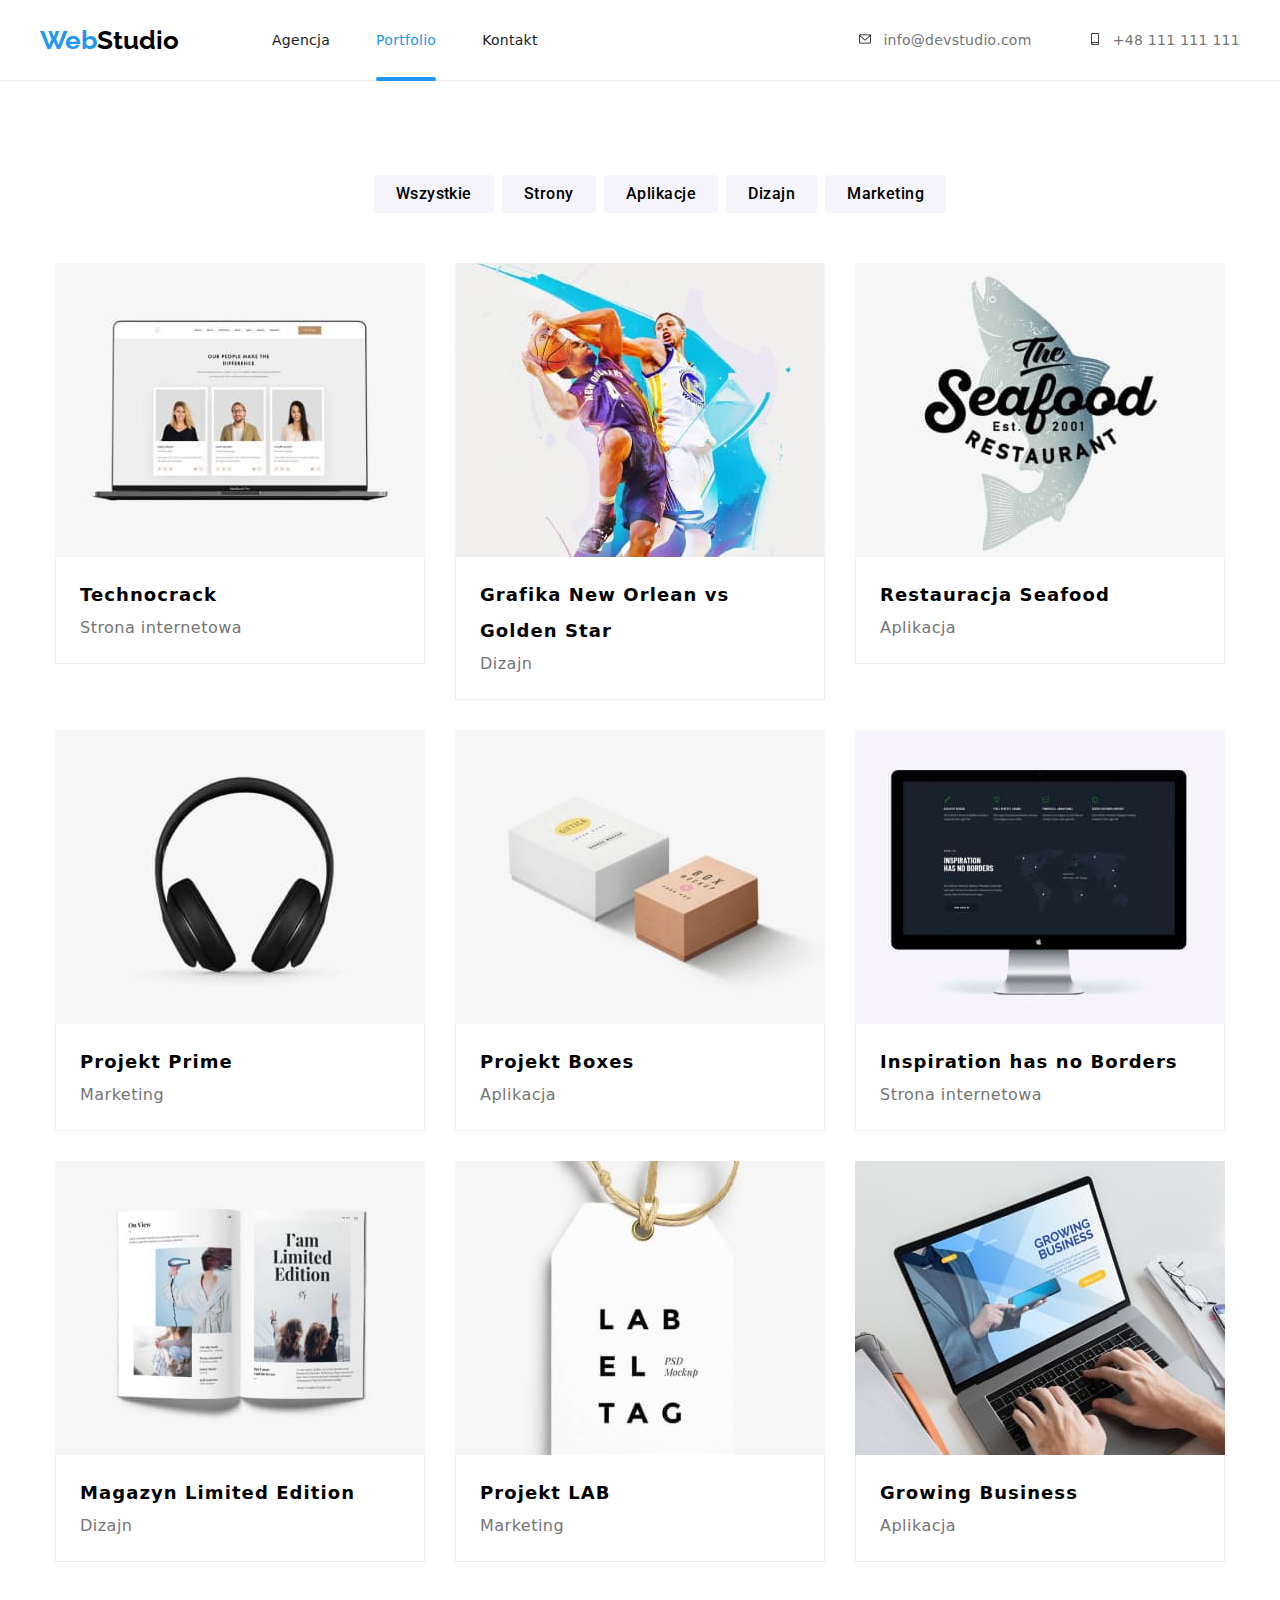
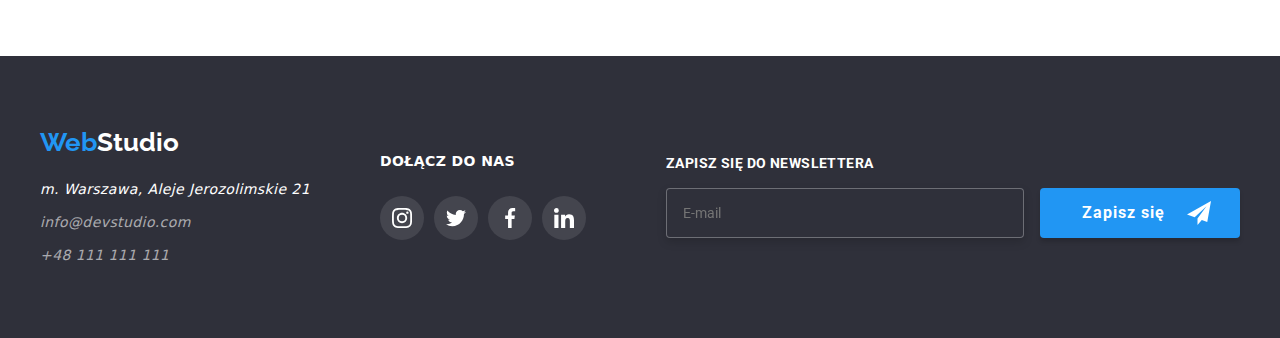
<file: portfolio.html>
<!DOCTYPE html>
<html lang="pl-PL">
  <head>
    <meta charset="UTF-8" />
    <meta http-equiv="X-UA-Compatible" content="IE=edge" />
    <meta name="viewport" content="width=device-width, initial-scale=1.0" />

    <link rel="stylesheet" href="https://cdnjs.cloudflare.com/ajax/libs/modern-normalize/1.0.0/modern-normalize.min.css"/>
    <link rel="preconnect" href="https://fonts.googleapis.com" />
    <link rel="preconnect" href="https://fonts.gstatic.com" crossorigin />
    <link href="https://fonts.googleapis.com/css2?family=Raleway:wght@700&family=Roboto:wght@400;500;700;900&display=swap" rel="stylesheet" />
    <link rel="stylesheet" href="./css/styles.css" />
    <title>Portfolio</title>
  </head>
  <body>
    <div class="wrapper">
      <header class="header">
        <section class="container page-header">
        
          <div class="logo-and-menu">
  
            <div class="logo-section"><a href="./index.html" class="logo">Web<span class="logo-dark">Studio</span></a></div>
        
              <nav>
                <ul class="menu-list">
                  <li>
                    <a href="./index.html" class="nav-item links">Agencja</a>
                  </li>
                  <li>
                    <a href="./portfolio.html" class="nav-item links active-page">Portfolio</a>
                  </li>
                  <li>
                    <a href="./kontakt.html" class="nav-item links">Kontakt</a>
                  </li>
                </ul>
              </nav>
            </div>
    
            <div>
              <a class="links-contact links margin-right50-header margin-left-header icon-spacing icon" href="mailto:info@devstudio.com">
                <svg class="icon-spacing icon" width="16" height="12">
                <use xlink:href="./images/icons.svg#icon-envelope"></use>
                </svg>info@devstudio.com</a>
              <a class="links-contact links icon" href="tel:+48111111111"><svg class="icon-spacing icon" width="16" height="12">
                <use xlink:href="./images/icons.svg#icon-smartphone"></use>
                </svg>+48 111 111 111</a>
            </div>
  
        </section>
      </header>

    <main class="section">
      <section class="container">
        <ul class="filter-btn">
          <li>
            <button class="btn btn-portfolio" type="button">Wszystkie</button>
          </li>
          <li>
            <button class="btn btn-portfolio" type="button">Strony</button>
          </li>
          <li>
            <button class="btn btn-portfolio" type="button">Aplikacje</button>
          </li>
          <li>
            <button class="btn btn-portfolio" type="button">Dizajn</button>
          </li>
          <li>
            <button class="btn btn-portfolio" type="button">Marketing</button>
          </li>
        </ul>
      </section>

      <section class="container portfolio-card">
        <ul class="card-set">
          <li class="li-item li-item-shadow">
            <figure class="portfolio-figure">
              <div class="box-with-overlay">
                <img src="./images/portfolio1.jpg" alt="Profile osób, otwarte na laptopie" width="370" height="294" />
              <div class="overlay overlay-text"> Technocrack jest popularną platformą wykorzystywaną do rozpowszechniania koronawirusa. Firmy wykorzystują tę platformę do celów szpiegowskich i ataków na niezabezpieczone serwery konkurencji</div>
              </div>
              <figcaption class="figcaption-border">
                <h4 class="class-h4">Technocrack</h4>
                <p>Strona internetowa</p>
              </figcaption>
            </figure>
          </li>
          <li class="li-item li-item-shadow">
            <figure class="portfolio-figure">
              <div class="box-with-overlay">
              <img src="./images/portfolio2.jpg" alt="Grafika przedstawiająca dwuch koszykarzy" width="370" height="294" />
              <div class="overlay overlay-text"> Technocrack jest popularną platformą wykorzystywaną do rozpowszechniania koronawirusa. Firmy wykorzystują tę platformę do celów szpiegowskich i ataków na niezabezpieczone serwery konkurencji</div>
              </div>
              <figcaption class="figcaption-border">
                <h4 class="class-h4">Grafika New Orlean vs Golden Star</h4>
                <p>Dizajn</p>
              </figcaption>
            </figure>
          </li>
          <li class="li-item li-item-shadow">
            <figure class="portfolio-figure">
              <div class="box-with-overlay">
              <img
                src="./images/portfolio3.jpg" alt="logo restauracji, napis seafood na tle ryby" width="370" height="294" />
              <div class="overlay overlay-text"> Technocrack jest popularną platformą wykorzystywaną do rozpowszechniania koronawirusa. Firmy wykorzystują tę platformę do celów szpiegowskich i ataków na niezabezpieczone serwery konkurencji</div>
              </div>
              <figcaption class="figcaption-border">
                <h4 class="class-h4">Restauracja Seafood</h4>
                <p>Aplikacja</p>
              </figcaption>
            </figure>
          </li>
          <li class="li-item li-item-shadow">
            <figure class="portfolio-figure">
              <div class="box-with-overlay">
              <img src="./images/portfolio4.jpg" alt="słuchawki nauszne bezprzewodowe" width="370" height="294" />
              <div class="overlay overlay-text"> Technocrack jest popularną platformą wykorzystywaną do rozpowszechniania koronawirusa. Firmy wykorzystują tę platformę do celów szpiegowskich i ataków na niezabezpieczone serwery konkurencji</div>
              </div>
              <figcaption class="figcaption-border">
                <h4 class="class-h4">Projekt Prime</h4>
                <p>Marketing</p>
              </figcaption>
            </figure>
          </li>
          <li class="li-item li-item-shadow">
            <figure class="portfolio-figure">
              <div class="box-with-overlay">
              <img src="./images/portfolio5.jpg" alt="dwa pudełka białe i beżowe" width="370" height="294" />
              <div class="overlay overlay-text"> Technocrack jest popularną platformą wykorzystywaną do rozpowszechniania koronawirusa. Firmy wykorzystują tę platformę do celów szpiegowskich i ataków na niezabezpieczone serwery konkurencji</div>
              </div>
              <figcaption class="figcaption-border">
                <h4 class="class-h4">Projekt Boxes</h4>
                <p>Aplikacja</p>
              </figcaption>
            </figure>
          </li>
          <li class="li-item li-item-shadow">
            <figure class="portfolio-figure">
              <div class="box-with-overlay">
              <img src="./images/portfolio6.jpg" alt="monitor wyświetlający mapę świata na ciemnym tle" width="370" height="294" />
              <div class="overlay overlay-text"> Technocrack jest popularną platformą wykorzystywaną do rozpowszechniania koronawirusa. Firmy wykorzystują tę platformę do celów szpiegowskich i ataków na niezabezpieczone serwery konkurencji</div>
              </div>
              <figcaption class="figcaption-border">
                <h4 class="class-h4">Inspiration has no Borders</h4>
                <p>Strona internetowa</p>
              </figcaption>
            </figure>
          </li>
          <li class="li-item li-item-shadow">
            <figure class="portfolio-figure">
              <div class="box-with-overlay">
              <img src="./images/portfolio7.jpg" alt="otwarty magazyn limited edition" width="370" height="294" />
              <div class="overlay overlay-text"> Technocrack jest popularną platformą wykorzystywaną do rozpowszechniania koronawirusa. Firmy wykorzystują tę platformę do celów szpiegowskich i ataków na niezabezpieczone serwery konkurencji</div>
              </div>
              <figcaption class="figcaption-border">
                <h4 class="class-h4">Magazyn Limited Edition</h4>
                <p>Dizajn</p>
              </figcaption>
            </figure>
          </li>
          <li class="li-item li-item-shadow">
            <figure class="portfolio-figure">
              <div class="box-with-overlay">
              <img src="./images/portfolio8.jpg" alt="etykieta labeltag" width="370" height="294" />
              <div class="overlay overlay-text"> Technocrack jest popularną platformą wykorzystywaną do rozpowszechniania koronawirusa. Firmy wykorzystują tę platformę do celów szpiegowskich i ataków na niezabezpieczone serwery konkurencji</div>
              </div>
              <figcaption class="figcaption-border">
                <h4 class="class-h4">Projekt LAB</h4>
                <p>Marketing</p>
              </figcaption>
            </figure>
          </li>
          <li class="li-item li-item-shadow">
            <figure class="portfolio-figure">
              <div class="box-with-overlay">
              <img
                src="./images/portfolio9.jpg" alt="ręce pracujące nad otwartym laptopem z wyświetlona stroną growing business" width="370" height="294" />
              <div class="overlay overlay-text"> Technocrack jest popularną platformą wykorzystywaną do rozpowszechniania koronawirusa. Firmy wykorzystują tę platformę do celów szpiegowskich i ataków na niezabezpieczone serwery konkurencji</div>
              </div>
              <figcaption class="figcaption-border">
                <h4 class="class-h4">Growing Business</h4>
                <p>Aplikacja</p>
              </figcaption>
            </figure>
          </li>
        </ul>
      </section>
    </main>

    <footer class="footer">
      <section class="container display-flex-center1">
      <div class="">
        <div class="">
          <a href="./index.html" class="logo">Web<span class="logo-white">Studio</span></a>
          <address class="footer-adress">
          <p>m. Warszawa, Aleje Jerozolimskie 21</p>
            <a class="links-contact links footer-links-contact" href="mailto:info@devstudio.com">info@devstudio.com</a>
            <a class="links-contact links footer-links-contact" href="tel:+48111111111">+48 111 111 111</a>
          </address>
        </div>
      </div>
      <div class="fotter-margin70">
        <h3 class="class-h3 logo-white">DOŁĄCZ DO NAS</h3>
        <div class="social-links">
          <svg class="social-fotter-links-svg icon-spacing" width="44" height="44"><use width="20" height="20" x="12" y="12" xlink:href="./images/icons.svg#icon-instagram"></use></svg>
          <svg class="social-fotter-links-svg icon-spacing" width="44" height="44"><use width="20" height="20" x="12" y="12" xlink:href="./images/icons.svg#icon-twitter"></use></svg>
          <svg class="social-fotter-links-svg icon-spacing" width="44" height="44"><use width="20" height="20" x="12" y="12" xlink:href="./images/icons.svg#icon-facebook"></use></svg>
          <svg class="social-fotter-links-svg icon-spacing" width="44" height="44"><use width="20" height="20" x="12" y="12" xlink:href="./images/icons.svg#icon-linkedin"></use></svg>
        </div>
      </div>
      <div>
        <form class="display-flex-center">
          <label for="" class="class-h3-nomargin logo-white">Zapisz się do newslettera
          
            <input type="email" name="email" class="label-fotter" placeholder="E-mail"/>
          </label>  
          <button class="submit-btn-fotter" type="submit">Zapisz się<svg width="24" height="24" class="icon-fotter"><use href="./images/icons.svg#icon-send"></use></svg></button>
        </form>
      </div>
      </section>
    </footer>
    </div>
  </body>
</html>
</file>
<file: css/styles.css>
:root{
--blue: #2196F3;
--black: #000000;
--white: #FFFFFF;
--not-white:  #f5f4fa;
--grey-dark: #2F303A;

--font-color-main: #212121;
--font-color-second: #757575;
--background-color-main: #FFFFFF;
--background-color-secondary: #2F303A;
--hover-color: #2196F3;
--figure-border: #EEEEEE;
--fotter-links: #ffffff99;
--icon-grey: #AFB1B8;
}

* {
  box-sizing: border-box;
  margin: 0;
  padding: 0;
}

h1,
h2,
h3,
ul {
padding: 0;
margin: 0 auto;
}

figure {
  margin: 0;
  padding: 0;
}

test

body {
  font-family: 'Roboto', sans-serif;
  color: var(--font-color-main);
  background-color: var(--background-color-main);
}

.wrapper{
  width: 100%;
  background-color: var(--background-color-main);
}
.header{
  border-bottom: 1px solid #ECECEC;
 }

.container{
  width: 1200px;
  margin: 0 auto;
  padding: 0 0;
}
.section {
  padding-top: 94px;
  padding-bottom: 94px;
  }

.page-header{
  display: flex;
  align-items: center;
  justify-content: space-between;
  height: 80px;
}

.logo-section{
  margin-right: 93px;
}

  .logo{
    color: var(--blue);
    text-decoration: none;
    font-family: 'Raleway';
    font-weight: 700;
    font-size: 26px;
    line-height: 1.19;
  }
  .logo-dark{
    color: var(--black);
  }
  .logo-white{
    color: var(--white);
  }  

.menu-list{
display: flex;
list-style: none;
text-align: justify; 
gap: 46px;
}

.logo-and-menu {
  display: flex;
  align-items: center;
}


.nav-item{
  color: var(--font-color-main);
  font-weight: 500;
  font-size: 14px;
  line-height: 1.14;
  letter-spacing: 0.02em;
}
.links {
  text-decoration: none;
}
.links li {
  text-decoration: none;
}
.links-contact {
  color: var(--font-color-second);
  font-weight: 500;
  font-size: 14px;
  line-height: 1.14;
  letter-spacing: 0.02em;
}

.icon-spacing {
  margin-right: 10px;
  padding: 0;
  background-size: cover;
  justify-content: center;
  align-content: center;
  cursor: pointer;
}
.icon{
  cursor: pointer;
}

.icon:hover,
.icon:focus{
  fill: var(--hover-color);
  cursor: pointer;
  transition-property: fill;
  transition-duration:  250ms;
  transition-timing-function: cubic-bezier(0.4, 0, 0.2, 1);
}



.margin-right50-header{
  margin-right: 50px;
}


.active-page {
  position: relative;
  color: var(--blue);
  }

  .active-page::after{
position: absolute;
content: "";
width: 100%;
bottom: -33px;
left: 0px;
border-bottom: 4px solid var(--hover-color);
border-radius: 2px;
margin-bottom: 0;
  }

.links:hover,
.links:focus,
.links-contact:hover,
.links-contact:focus {
color: var(--hover-color);
transition-property: color;
transition-duration:  250ms;
transition-timing-function: cubic-bezier(0.4, 0, 0.2, 1);
}

.btn{
background-color: var(--not-white);
border-radius: 4px;
border: none;
cursor: pointer;
font-family: 'Roboto';
font-weight: 500;
font-size: 16px;
line-height: 1.62;
text-align: center;
letter-spacing: 0.03em;
}

.social-links{
display: flex;
justify-content: center;
padding-top: 16px;
}
.social-links-svg{
  width: 44px;
  height: 44px;
  border: none;
  border-radius: 50%;
  fill: var(--icon-grey);

}

.social-links-svg:hover,
.social-links-svg:focus{
  background-color: var(--hover-color);
  fill: var(--white);
  transition-property: background-color, fill;
  transition-duration:  250ms;
  transition-timing-function: cubic-bezier(0.4, 0, 0.2, 1);
}


.btn-portfolio{
  padding: 6px 22px 6px 22px;
}

.btn-portfolio:hover,
.btn-portfolio:focus{
  box-shadow: 0px 3px 1px rgba(0, 0, 0, 0.1), 0px 1px 2px rgba(0, 0, 0, 0.08), 0px 2px 2px rgba(0, 0, 0, 0.12);
  transition-property: box-shadow;
  transition-duration:  250ms;
  transition-timing-function: cubic-bezier(0.4, 0, 0.2, 1);
}

.btn:hover,btn:focus {
background-color: var(--hover-color);
color: var(--white);
cursor: pointer;
transition-property: color, background-color;
transition-duration:  250ms;
  transition-timing-function: cubic-bezier(0.4, 0, 0.2, 1);
}

.main-box{
  background-color: var(--background-color-secondary);
}
.main-box-background-image{
  margin: auto;
  max-width: 1600px;
  background-color: var(--background-color-secondary);
  background-image: linear-gradient( 0deg, rgba(47, 48, 58, 0.4) 0%, rgba(47, 48, 58, 0.4) 100% ), url(https://raw.githubusercontent.com/MariuszR87/goit-markup-hw-04/master/images/backgroundimage.jpg);
  background-size: cover;
}

.main-box-container{
  text-align: center;
  padding: 200px;
  height: 600px;
  height: auto;

}

.main-box-btn {
  font-weight: 700;
  font-size: 16px;
  line-height: 1.88;
  letter-spacing: 0.06em;
  color: var(--white);
  background: var(--blue);
  box-shadow: 0px 4px 4px rgba(0, 0, 0, 0.15);
  border-radius: 4px;
  margin-top: 30px;
  text-align: center;
  border-style: none;
  padding: 10px 42px;
}

.main-box-btn:hover, .main-box-btn:focus{
  cursor: pointer;
  /* dodatkowo */
  background-color: darkcyan;
  transition-property: background-color;
  transition-duration:  250ms;
  transition-timing-function: cubic-bezier(0.4, 0, 0.2, 1);
}
/* LISTA LOREM IPSUM */
.list {
  list-style: none;
  display: flex;
}
.list-one-line{
  display: flex;
  justify-content: center;
  column-gap: 30px;
}
.list-one-line-6element{
  justify-content: center;
  display: flex;
  column-gap: 30px;
  box-sizing: border-box;
  
}

.list-item-one-line-6element{
 
  border: 1px solid var(--icon-grey);
  border-radius: 4px;
  fill: var(--icon-grey);
  cursor: pointer;
}

.list-item-one-line-6element:hover,
.list-item-one-line-6element:focus{
  fill: var(--hover-color);
  border-color: var(--hover-color);
  transition-property: fill, border-color;
  transition-duration:  250ms;
  transition-timing-function: cubic-bezier(0.4, 0, 0.2, 1);
}

.index-not-white-background{
  background-color: var(--not-white);}



/* portfolio */
.filter-btn{
  padding: 0px 0px 50px 0px;
  gap: 8px;
  justify-content: center;
  display: flex;
  list-style: none;
  padding-inline-start: 40px;
}

.btn-porfolio{
  padding: 6px 22px 6px 22px;
}

.class-h1 {
  font-weight: 900;
  font-size: 44px;
  line-height: 1.36;
  text-align: center;
  letter-spacing: 0.06em;
  color: #FFFFFF;
  margin: 0 auto;
  
  width: 696px;
  }

.class-h2 {
  font-weight: 700;
  font-size: 36px;
  line-height: 1.16;
  text-align: center;
  letter-spacing: 0.03em;
  margin-top: 0;
  margin-bottom: 50px;
}

.class-h3 {
font-weight: 700;
line-height: 1.14;
text-transform: uppercase;
letter-spacing: 0.03em;
font-size: 14px;
margin-bottom: 10px;
}

.class-h3-nomargin {
  font-weight: 700;
  line-height: 1.14;
  text-transform: uppercase;
  letter-spacing: 0.03em;
  font-size: 14px;
  }

.class-h4 {
  font-weight: 500;
  font-size: 16px;
  line-height: 1.18;
  text-align: left;
  letter-spacing: 0.03em;
}

.class-h4-index {
  font-weight: 500;
  font-size: 16px;
  line-height: 1.18;
  text-align: center;
  letter-spacing: 0.03em;
  margin-top: 30px;
  margin-bottom: 10px;
}

.text-paragraph{
font-size: 14px;
line-height: 1.71;
letter-spacing: 0.03em;
color: var(--font-color-second)
}

.section-not-white{
  background-color: var(--not-white);
  padding-bottom: 94px;
  padding-top: 94px;
}

.index-figure{
  background-color: var(--background-color-main);
  border: 1px solid var(--figure-border);
  box-shadow: 0px 1px 3px rgba(0, 0, 0, 0.12), 0px 1px 1px rgba(0, 0, 0, 0.14), 0px 2px 1px rgba(0, 0, 0, 0.2);
  border-radius: 0px 0px 4px 4px;
  padding-bottom: 30px;
  padding-right: 0;
  margin-right: 0;
  box-sizing: border-box;
  max-width: 270px;
}

.index-figure p{
  font-weight: 400;
  font-size: 16px;
  line-height: 1.18;
  text-align: center;
  letter-spacing: 0.03em;
  color:var(--font-color-second)
}

.portfolio-figure{
  margin: 0;
  padding: 0;
  box-sizing: border-box;
  max-width: 370px;
  cursor: pointer;
}
.figcaption-border{
 margin-top: 0;
  border-right: 1px solid var(--figure-border);
  border-bottom: 1px solid var(--figure-border);
  border-left: 1px solid var(--figure-border);
}

.portfolio-card{
  box-sizing: border-box;
  margin: auto;
}

.portfolio-figure figcaption{
padding:20px 24px;

}

.portfolio-card h4{
  font-weight: 700;
  font-size: 18px;
  line-height: 2;
  letter-spacing: 0.06em;
}

.portfolio-card p{
  font-weight: 400;
  font-size: 16px;
  line-height: 1.88;
  letter-spacing: 0.03em;
  color:var(--font-color-second)
}

.card-set{
  display: flex;
  justify-content: center;
  flex-wrap: wrap;
  list-style: none;
  gap: 30px;
  column-gap: 30px;
  max-width: 1170px;
  box-sizing: border-box;

}

.li-item{
  box-sizing: border-box;
  flex-basis: calc((100% - 2 * 30px) / 3);
}

.li-item-shadow:hover,
.li-item-shadow:focus{
  box-shadow: 0px 1px 1px rgba(0, 0, 0, 0.12), 0px 4px 4px rgba(0, 0, 0, 0.06), 1px 4px 6px rgba(0, 0, 0, 0.16);
  transition-property: box-shadow;
  transition-duration:  250ms;
  transition-timing-function: cubic-bezier(0.4, 0, 0.2, 1);
}

.team-item {
  flex-basis: calc((100% - 90px) / 4);
} 






/* Technocrack wyskakujące niebiedskie okienko */
.box-with-overlay {
  position: relative;
  overflow: hidden;
  height: 294px;
  /* padding-bottom: 0; */
}
.box-with-overlay:hover .overlay{
  transition-property: transform;
  transform: translateY(0);
}
.overlay {
  position: absolute;
  top: 0;
  left: 0;
  width: 100%;
  height: 100%;
  background-color: rgba(33, 150, 243, 0.9);

  transition-property: transform;
  transform: translateY(101%);
  transition: transform 1s ease;
}
.overlay-text
{
  font-family: 'Roboto';
  font-style: normal;
  font-weight: 400;
  font-size: 18px;
  line-height: 1.56;
  letter-spacing: 0.03em;
  padding: 49px 45px 49px 24px;
  color: var(--white);
}

 /* FOOTER */
.footer{
  background: #2F303A;
  padding-top: 60px;
  padding-bottom: 60px;
}

.footer-adress{
  text-decoration: none;
  color: var(--white);
  font-weight: 400;
  font-size: 14px;
  line-height: 1.71;
  letter-spacing: 0.03em;
  margin-top: 20px;
  display: flex;
  flex-direction: column;
}

.footer-links-contact {
  text-decoration: none;
  font-weight: 400;
  font-size: 14px;
  line-height: 1.71;
  letter-spacing: 0.03em;
  color: var(--fotter-links);
  margin-top: 9px;
}



.otter-margin70{
  margin-left: 70px;
  margin-right: 78px;
}

.social-fotter-links-svg{
  width: 44px;
  height: 44px;
  border: none;
  border-radius: 50%;
  fill: var(--white);
  background-color: rgba(255, 255, 255, 0.1);

}

.social-fotter-links-svg:hover,
.social-fotter-links-svg:focus{
  background-color: var(--hover-color);
  fill: var(--white);
  transition-property: background-color, fill;
  transition-duration:  250ms;
  transition-timing-function: cubic-bezier(0.4, 0, 0.2, 1);
}





  /* Zadanie 5 chat, stiki */
.chat-button {
  position: fixed;
  right: 30px;
  bottom: 30px;

  display: inline-block;
  width: 64px;
  height: 64px;

  margin: 0;
  padding: 0;
  border: none;
  background-color: transparent;

  background-image: url("https://cdn-icons-png.flaticon.com/512/1653/1653630.png");
  background-size: contain;

  cursor: pointer;
}

.section-title {
  position: sticky;
  top: 10px;

  margin: 0;
  padding: 16px;
  background-color: #ccc;
  text-align: center;
  text-transform: uppercase;

  box-shadow: 0px 2px 4px -1px rgba(0, 0, 0, 0.2),
    0px 4px 5px 0px rgba(0, 0, 0, 0.14), 0px 1px 10px 0px rgba(0, 0, 0, 0.12);
}
.section-text {
  font-size: 18px;
  margin-bottom: 0;
}

.test-relative {
  position: relative;
  top: 120px;
  left: 120px;
  border: solid black;
  z-index: 3;
  background-color: navy;
}

.test-relative2 {
  position: relative;
  top: 100px;
  left: -320px;
  border: solid black;
  z-index: 2;
  background-color: var(--hover-color);
}

.cointainer-slim{
  width: 800px;
  margin: 0 auto;
  padding: 0 15px;
}

.section-text-scroll{
  overflow: scroll;
  height: 200px;
}

.hidden-element1{
  overflow: hidden;
}

.box-relative{
  position: relative;
  display: flex;
  align-items: center;
  margin: auto;
 }

 .title-on-image{
  position: absolute;
  width: 370px;
  height: 70px;
  margin-bottom: 0;
  bottom: 0;
  color: var(--white);
  text-align: center;
  padding-top: 27px;
  padding-bottom: 27px;
  background-color: rgba(47, 48, 58, 0.8);
 }

 /* MODAL */
.backdrop{
  position: fixed;
  left: 0;
  top: 0;
  width: 100%;
  height: 100%;
  background: rgba(0, 0, 0, 0.2);
  cursor: not-allowed;

  
  transition: opacity 1500ms ease-in-out, visibility 1500ms ease-in-out;
  opacity: 1;
  visibility: visible;
  transition-property: opacity, visibility;
}

.modal{
  position: absolute;
  left: 50%;
  top: 50%;
  transition-property: transform;
  transform: translate(-50%,-50%);
  width: 528px;
  min-height: 581px;
  background-color: var(--white);
  cursor:auto;
  display: block;

}

.is-hidden {
  opacity: 0;
  visibility: hidden;
  pointer-events: none;


}

.close-btn{
  position: absolute;
  justify-content: center;
  top: 6px;
  right: 6px;
  width: 30px;
  height: 30px;
  border-radius: 50%;
  border: solid 1px rgba(0, 0, 0, 0.1);
  cursor: pointer;
  z-index: 2;
}


/* homework6 */

form{
  border: 1px solid black;
  margin: 0 auto;
  padding: 40px;
  box-sizing: border-box;
}


textarea{
  resize: none;
  width: 200px;
  height: 200px;
  margin: 4px 0 20px 0;

}
fieldset{
  border: 3px solid red;
}
label {
  display: flex;
  flex-direction: column;
  margin: auto;
  font-family: 'Roboto';
  font-style: normal;
  font-weight: 400;
  font-size: 12px;
  line-height: 14px;
  letter-spacing: 0.01em;
  
  color: var(--font-color-second);
}
textarea{
  display: flex;
  flex-direction: column;
  width: 448px;
  height: 120px;
  margin-bottom: 8px;
  margin-top: 4px;
  padding: 12px;
  border: Solid #21212133;
  border-radius: 4px;
}

input {
  padding: 12px;
  border: Solid #21212133;
  border-radius: 4px;
  font-family: inherit;
  margin-top: 4px;
}
.submit-btn{
font-family: 'Roboto';
font-style: normal;
font-weight: 700;
font-size: 16px;
line-height: 1.88;
border: none;
color: var(--white);
display: flex;
align-items: center;
text-align: center;
letter-spacing: 0.06em;
margin: 30px auto;
padding: 10px 76px;
background: #2196F3;
box-shadow: 0px 4px 4px rgba(0, 0, 0, 0.15);
border-radius: 4px;
}

.submit-btn-fotter{
width: 200px;
height: 50px;
background: #2196F3;
box-shadow: 0px 4px 4px rgba(0, 0, 0, 0.15);
border-radius: 4px;
padding: 10px 28px 10px 42px;
display: flex;
align-items: center;
letter-spacing: 0.06em;
font-family: 'Roboto';
font-style: normal;
font-weight: 700;
font-size: 16px;
line-height: 1.88;
color: var(--white);
margin-top: 32px;
border: none;
}

.display-flex-center1{
  display: flex;
  align-items: center;
  justify-content: space-between;

}



.label-fotter{
  border: 1px solid rgba(255, 255, 255, 0.3);
filter: drop-shadow(0px 4px 4px rgba(0, 0, 0, 0.15));
border-radius: 4px;
background-color: var(--background-color-secondary);
width: 358px;
height: 50px;
margin:16px 16px 0px 0px;
color: var(--not-white);
padding: 15px 16px 15px 16px;
}

.display-flex-center {
display: flex;
align-items: center;
text-align:left;
border:none;
padding-left: 0;
padding-right: 0;
}

.icon-fotter{
  margin: 13px 0px 13px 22px;
  fill: var(--white);
}

form input {margin-bottom: 10px;
padding-left: 30px;}

.modal-form {
  position: relative;
}

.form-title{
  margin-bottom: 12px;
}

.modal-sectors {
  position: relative;
  margin-top: 12px;
  margin-bottom: 10px;
}

.icons-modal {
  position: absolute;
  top: 32px;
  left: 10px;
}

.text-area{
  resize: none;
}

.label-modal:hover,
.label-modal:focus-within,
.input-modal:hover,
.input-modal:focus-within,
.modal-textarea:focus-within,
.modal-textarea:hover {
  border-color: var(--blue);
  fill: var(--blue);
  outline-color: var(--blue);
  transition-property: border-color, fill, outline-color;
  transition-duration:  250ms;
  transition-timing-function: cubic-bezier(0.4, 0, 0.2, 1);
}

::after,
::before{
  box-sizing: border-box;
}

.checkbox {
  appearance: none;
  -webkit-appearance: none;
  display: none;
}

.checkbox-label{
  cursor: pointer;
  position: relative;
  margin-top: 0px;
  margin-left: 50px;
  display:inline;
  
}

  .checkbox-label::before {
    display: block;
    position: absolute;
    left: -34px;
    top: 0px;
    content: "";
    width: 16px;
    height: 16px;
    border: 2px solid #212121;
    border-radius: 3px;
    transition: transform 0.5s;
    background-repeat: no-repeat;
    background-size: auto 100%;
    background-position: center;
    background-color: #FFFFFF;
    z-index: 2;
  }

  .checkbox:checked + .checkbox-label::before {
    border: none;
   background-color: transparent;
   transition-property: background-color;
   transition-duration:  250ms;
   transition-timing-function: cubic-bezier(0.4, 0, 0.2, 1);
  } 

  .icons-modal-agree {
    position: absolute;
    top: 4px;
    left: 16px;
    z-index: 0;
    border-radius: 3px;
  }

  .submit-btn:hover, .submit-btn:focus,
  .submit-btn-fotter:hover, .submit-btn-fotter:focus{
    cursor: pointer;
    background-color: darkcyan;
    transition-property: background-color;
    transition-duration:  250ms;
    transition-timing-function: cubic-bezier(0.4, 0, 0.2, 1);
  }

  .checkbox-link:focus, .checkbox-link:hover  {
color: #2196F3;
transition-property: color;
    transition-duration:  250ms;
    transition-timing-function: cubic-bezier(0.4, 0, 0.2, 1);
  }
  .close-btn:focus, .close-btn:hover  {
    color: var(--black);
    font-weight: bold;
    border-color: #000000;
    background-color: rgb(204, 198, 198);
    transition-property: background-color, color, border-color, font-weight;
    transition-duration:  250ms;
    transition-timing-function: cubic-bezier(0.4, 0, 0.2, 1);
      }
</file>
